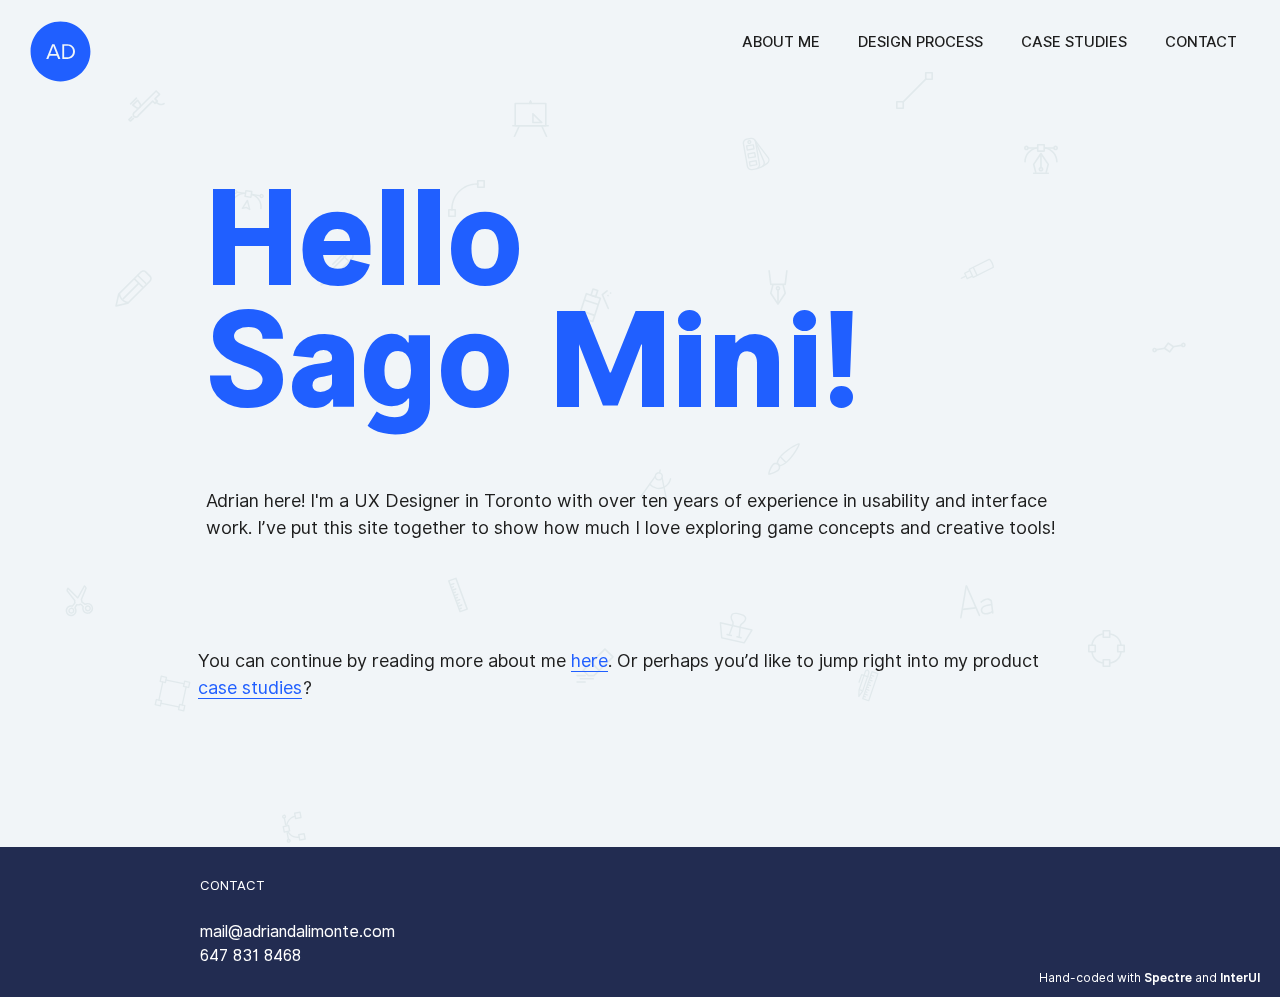
<file: index.html>
<div class="wrapper-foreground"> <!DOCTYPE html>
<html lang="en"><head><meta charset="utf-8"><meta http-equiv="x-ua-compatible" content="ie=edge"><title>Adrian D'Alimonte - Product Designer</title><meta name="description" content=""><meta name="viewport" content="width=device-width, initial-scale=1"><link rel="stylesheet" type="text/css" href="bundle.css"></head><body>  <header class="navbar p-6">  <a href="index.html" id="logo-brand"> <img src="images/icon-logo.svg" alt="Go To Home Page"> </a> <section class="navbar-section">  </section> <section id="nav" class="desktop navbar-section hide-md" role="navigation"> <a href="about.html" class="btn btn-link">About Me</a> <a href="design.html" class="btn btn-link">Design Process</a> <a href="case_studies.html" class="btn btn-link">Case Studies</a> <a href="contact.html" class="btn btn-link">Contact</a> </section> </header>  <nav role="navigation" class="show-md"> <div id="menuToggle"> <input type="checkbox" role="checkbox" name="menu-toggle" aria-labelledby="menu-toggle"> <span></span> <span></span> <span></span> <ul id="menu"> <div class="overlay"> <a href="about.html"> <li>About Me</li> </a> <a href="values.html"> <li>Design Process</li> </a> <a href="case_studies.html"> <li>Case Studies</li> </a> <a href="contact.html"> <li>Contact</li> </a> </div> </ul> </div> </nav></body></html> <main id="content" role="main"> <div class="container short-stack"> <div class="columns text-block"> <div class="column col-12 col-xs-12"> <p class="giant-header">Hello<br> Sago Mini!</p> </div> <div class="column col-12 col-xs-12"> <br> <p>Adrian here! I'm a UX Designer in Toronto with over ten years of experience in usability and interface work. I’ve put this site together to show how much I love exploring game concepts and creative tools! </p></div> </div> <div class="text-block"> <p>You can continue by reading more about me <a href="about.html">here</a>. Or perhaps you’d like to jump right into my product <a href="case_studies.html">case studies</a>? </p> </div> </div> </main> <footer class="footer" id="footer" role="contentinfo"> <div class="container"> <div class="columns"> <div class="column col-6 col-sm-12"> <p class="title-small">Contact</p> <p><a href="mailto:mail@adriandalimonte.com">mail@adriandalimonte.com</a> <br> 647 831 8468</p> </div> </div> </div> <p class="tagline">Hand-coded with <a href="https://picturepan2.github.io/spectre/index.html" target="_blank"><b>Spectre</b></a> and <a href="https://rsms.me/inter/" target="_blank"><b>InterUI</b></a> </p>
</footer> <script src="bundle.js"></script><!-- Global site tag (gtag.js) - Google Analytics -->
<script async src="https://www.googletagmanager.com/gtag/js?id=UA-5273347-1"></script>
<script>
  window.dataLayer = window.dataLayer || [];
  function gtag(){dataLayer.push(arguments);}
  gtag('js', new Date());

  gtag('config', 'UA-5273347-1');
</script>
</div><div class="background-wrapper"> <div id="pattern-bg"> <ul id="scene" class="scene"> <li class="layer"> <div class="icons-below icon-position bg-icon-1"></div> </li> <li class="layer"> <div class="icons-below icon-position bg-icon-2"></div> </li> <li class="layer"> <div class="icons-below icon-position bg-icon-3"></div> </li> <li class="layer"> <div class="icons-below icon-position bg-icon-4"></div> </li> <li class="layer"> <div class="icons-below icon-position bg-icon-5"></div> </li> <li class="layer"> <div class="icons-below icon-position bg-icon-6"></div> </li> <li class="layer"> <div class="icons-below icon-position bg-icon-7"></div> </li> <li class="layer"> <div class="icons-below icon-position bg-icon-8"></div> </li> <li class="layer"> <div class="icons-below icon-position bg-icon-9"></div> </li> <li class="layer"> <div class="icons-below icon-position bg-icon-10"></div> </li> <li class="layer"> <div class="icons-below icon-position bg-icon-11"></div> </li> <li class="layer"> <div class="icons-below icon-position bg-icon-12"></div> </li> <li class="layer"> <div class="icons-below icon-position bg-icon-13"></div> </li> <li class="layer"> <div class="icons-below icon-position bg-icon-14"></div> </li> <li class="layer"> <div class="icons-below icon-position bg-icon-15"></div> </li> <li class="layer"> <div class="icons-below icon-position bg-icon-16"></div> </li> <li class="layer"> <div class="icons-below icon-position bg-icon-17"></div> </li> <li class="layer"> <div class="icons-below icon-position bg-icon-18"></div> </li> <li class="layer"> <div class="icons-below icon-position bg-icon-19"></div> </li> <li class="layer"> <div class="icons-below icon-position bg-icon-20"></div> </li> <li class="layer"> <div class="icons-below icon-position bg-icon-21"></div> </li> <li class="layer"> <div class="icons-below icon-position bg-icon-22"></div> </li> <li class="layer"> <div class="icons-below icon-position bg-icon-23"></div> </li> <li class="layer"> <div class="icons-below icon-position bg-icon-24"></div> </li> </ul> </div>
</div>
</file>
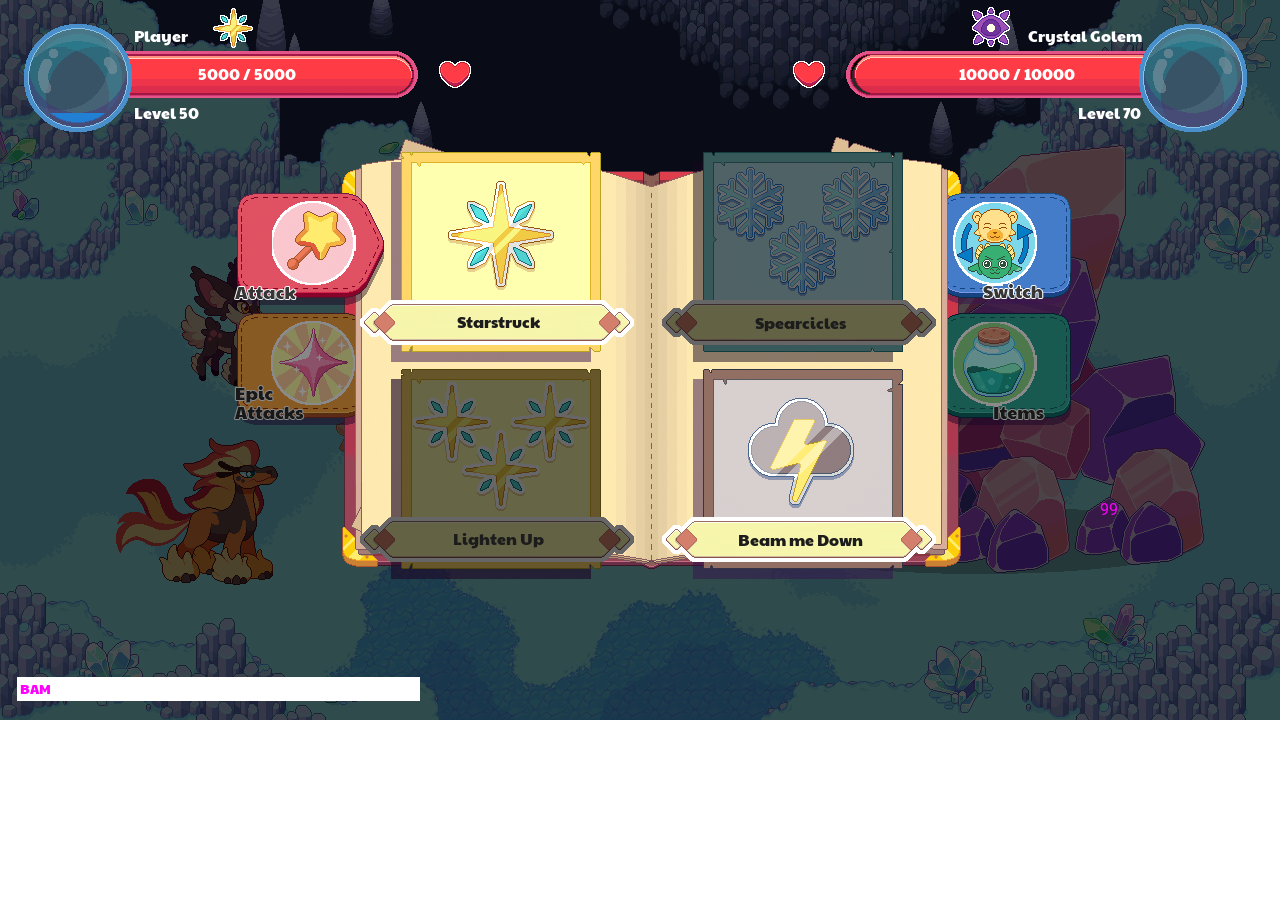
<file: links/links/html-golem/index.html>
<!DOCTYPE html>
<html lang="en">
    <head>
        <!-- Generated by GameMaker:Studio http://www.yoyogames.com/gamemaker/studio -->
        <meta http-equiv="X-UA-Compatible" content="IE=edge" />
        <meta http-equiv="pragma" content="no-cache"/>
        <meta name="apple-mobile-web-app-capable" content="yes" />
        <meta name ="viewport" content="width=device-width, initial-scale=1.0, maximum-scale=1.0, user-scalable=0" />
        <meta name="apple-mobile-web-app-status-bar-style" content="black-translucent" />
        <meta charset="utf-8"/>

        <!-- Set the title bar of the page -->
        <title>Made in GameMaker Studio 2</title>

        <!-- Set the background colour of the document -->
        <style>
            body {
              background: #ff;
              color:#cccccc;
              margin: 0px;
              padding: 0px;
              border: 0px;
            }
            canvas {
                      image-rendering: optimizeSpeed;
                      -webkit-interpolation-mode: nearest-neighbor;
                      -ms-touch-action: none;
                      margin: 0px;
                      padding: 0px;
                      border: 0px;
            }
            :-webkit-full-screen #canvas {
                 width: 100%;
                 height: 100%;
            }
            div.gm4html5_div_class
            {
              margin: 0px;
              padding: 0px;
              border: 0px;
            }
            /* START - Login Dialog Box */
            div.gm4html5_login
            {
                 padding: 20px;
                 position: absolute;
                 border: solid 2px #000000;
                 background-color: #404040;
                 color:#00ff00;
                 border-radius: 15px;
                 box-shadow: #101010 20px 20px 40px;
            }
            div.gm4html5_cancel_button
            {
                 float: right;
            }
            div.gm4html5_login_button
            {
                 float: left;
            }
            div.gm4html5_login_header
            {
                 text-align: center;
            }
            /* END - Login Dialog Box */
            :-webkit-full-screen {
               width: 100%;
               height: 100%;
            }
        </style>
    </head>

    <body>
        <div class="gm4html5_div_class" id="gm4html5_div_id">
            <!-- Create the canvas element the game draws to -->
            <canvas id="canvas" width="1280" height="720" >
                     <p>Your browser doesn't support HTML5 canvas.</p>
            </canvas>
        </div>

        <!-- Run the game code -->
        <script type="text/javascript" src="html5game/GolemPrototype.js?VPBBC=201320448"></script>
        <script>window.onload = GameMaker_Init;</script>
    </body>
</html>
</file>
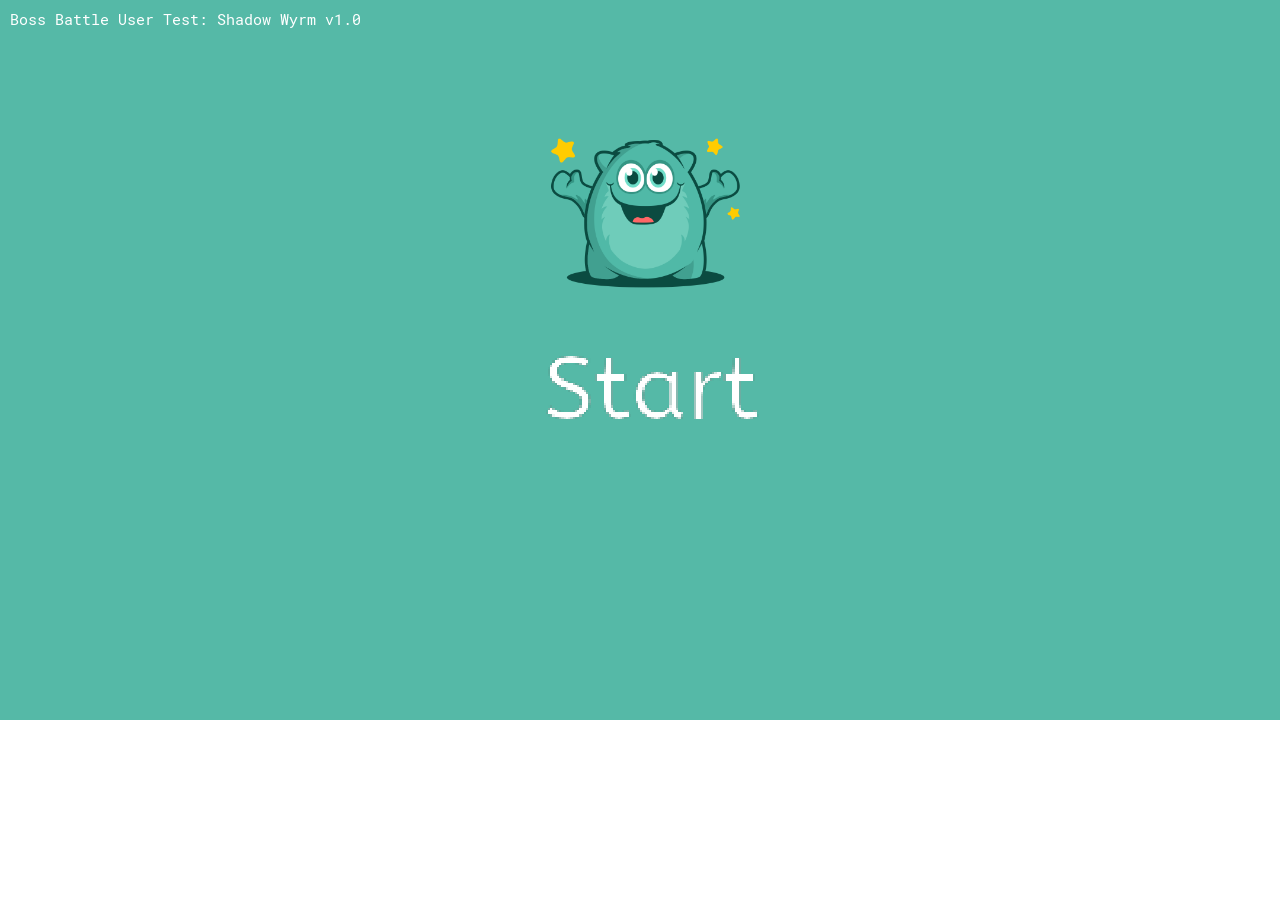
<file: links/links/html-wyrm/index.html>
<!DOCTYPE html>
<html lang="en">
    <head>
        <!-- Generated by GameMaker:Studio http://www.yoyogames.com/gamemaker/studio -->
        <meta http-equiv="X-UA-Compatible" content="IE=edge" />
        <meta http-equiv="pragma" content="no-cache"/>
        <meta name="apple-mobile-web-app-capable" content="yes" />
        <meta name ="viewport" content="width=device-width, initial-scale=1.0, maximum-scale=1.0, user-scalable=0" />
        <meta name="apple-mobile-web-app-status-bar-style" content="black-translucent" />
        <meta charset="utf-8"/>

        <!-- Set the title bar of the page -->
        <title>Made in GameMaker Studio 2</title>

        <!-- Set the background colour of the document -->
        <style>
            body {
              background: #ff;
              color:#cccccc;
              margin: 0px;
              padding: 0px;
              border: 0px;
            }
            canvas {
                      image-rendering: optimizeSpeed;
                      -webkit-interpolation-mode: nearest-neighbor;
                      -ms-touch-action: none;
                      margin: 0px;
                      padding: 0px;
                      border: 0px;
            }
            :-webkit-full-screen #canvas {
                 width: 100%;
                 height: 100%;
            }
            div.gm4html5_div_class
            {
              margin: 0px;
              padding: 0px;
              border: 0px;
            }
            /* START - Login Dialog Box */
            div.gm4html5_login
            {
                 padding: 20px;
                 position: absolute;
                 border: solid 2px #000000;
                 background-color: #404040;
                 color:#00ff00;
                 border-radius: 15px;
                 box-shadow: #101010 20px 20px 40px;
            }
            div.gm4html5_cancel_button
            {
                 float: right;
            }
            div.gm4html5_login_button
            {
                 float: left;
            }
            div.gm4html5_login_header
            {
                 text-align: center;
            }
            /* END - Login Dialog Box */
            :-webkit-full-screen {
               width: 100%;
               height: 100%;
            }
        </style>
    </head>

    <body>
        <div class="gm4html5_div_class" id="gm4html5_div_id">
            <!-- Create the canvas element the game draws to -->
            <canvas id="canvas" width="1280" height="720" >
                     <p>Your browser doesn't support HTML5 canvas.</p>
            </canvas>
        </div>

        <!-- Run the game code -->
        <script type="text/javascript" src="html5game/Dungeon_Prototype_2019.js?PMGZB=1010609045"></script>
        <script>window.onload = GameMaker_Init;</script>
    </body>
</html>
</file>
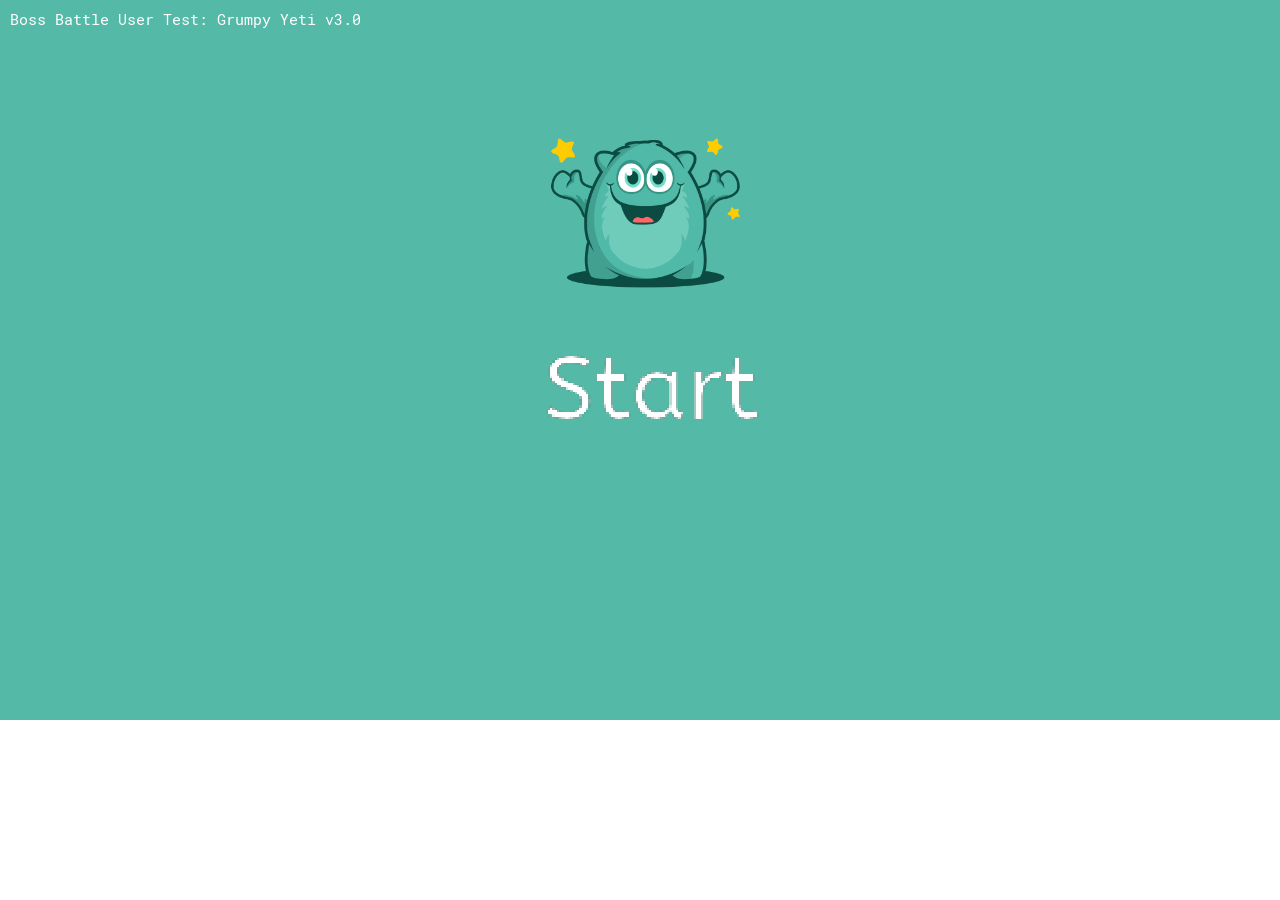
<file: links/links/html-yeti/index.html>
<!DOCTYPE html>
<html lang="en">
    <head>
        <!-- Generated by GameMaker:Studio http://www.yoyogames.com/gamemaker/studio -->
        <meta http-equiv="X-UA-Compatible" content="IE=edge" />
        <meta http-equiv="pragma" content="no-cache"/>
        <meta name="apple-mobile-web-app-capable" content="yes" />
        <meta name ="viewport" content="width=device-width, initial-scale=1.0, maximum-scale=1.0, user-scalable=0" />
        <meta name="apple-mobile-web-app-status-bar-style" content="black-translucent" />
        <meta charset="utf-8"/>

        <!-- Set the title bar of the page -->
        <title>Made in GameMaker Studio 2</title>

        <!-- Set the background colour of the document -->
        <style>
            body {
              background: #ff;
              color:#cccccc;
              margin: 0px;
              padding: 0px;
              border: 0px;
            }
            canvas {
                      image-rendering: optimizeSpeed;
                      -webkit-interpolation-mode: nearest-neighbor;
                      -ms-touch-action: none;
                      margin: 0px;
                      padding: 0px;
                      border: 0px;
            }
            :-webkit-full-screen #canvas {
                 width: 100%;
                 height: 100%;
            }
            div.gm4html5_div_class
            {
              margin: 0px;
              padding: 0px;
              border: 0px;
            }
            /* START - Login Dialog Box */
            div.gm4html5_login
            {
                 padding: 20px;
                 position: absolute;
                 border: solid 2px #000000;
                 background-color: #404040;
                 color:#00ff00;
                 border-radius: 15px;
                 box-shadow: #101010 20px 20px 40px;
            }
            div.gm4html5_cancel_button
            {
                 float: right;
            }
            div.gm4html5_login_button
            {
                 float: left;
            }
            div.gm4html5_login_header
            {
                 text-align: center;
            }
            /* END - Login Dialog Box */
            :-webkit-full-screen {
               width: 100%;
               height: 100%;
            }
        </style>
    </head>

    <body>
        <div class="gm4html5_div_class" id="gm4html5_div_id">
            <!-- Create the canvas element the game draws to -->
            <canvas id="canvas" width="1280" height="720" >
                     <p>Your browser doesn't support HTML5 canvas.</p>
            </canvas>
        </div>

        <!-- Run the game code -->
        <script type="text/javascript" src="html5game/Dungeon_Prototype_2019.js?WOBZB=1080043883"></script>
        <script>window.onload = GameMaker_Init;</script>
    </body>
</html>
</file>
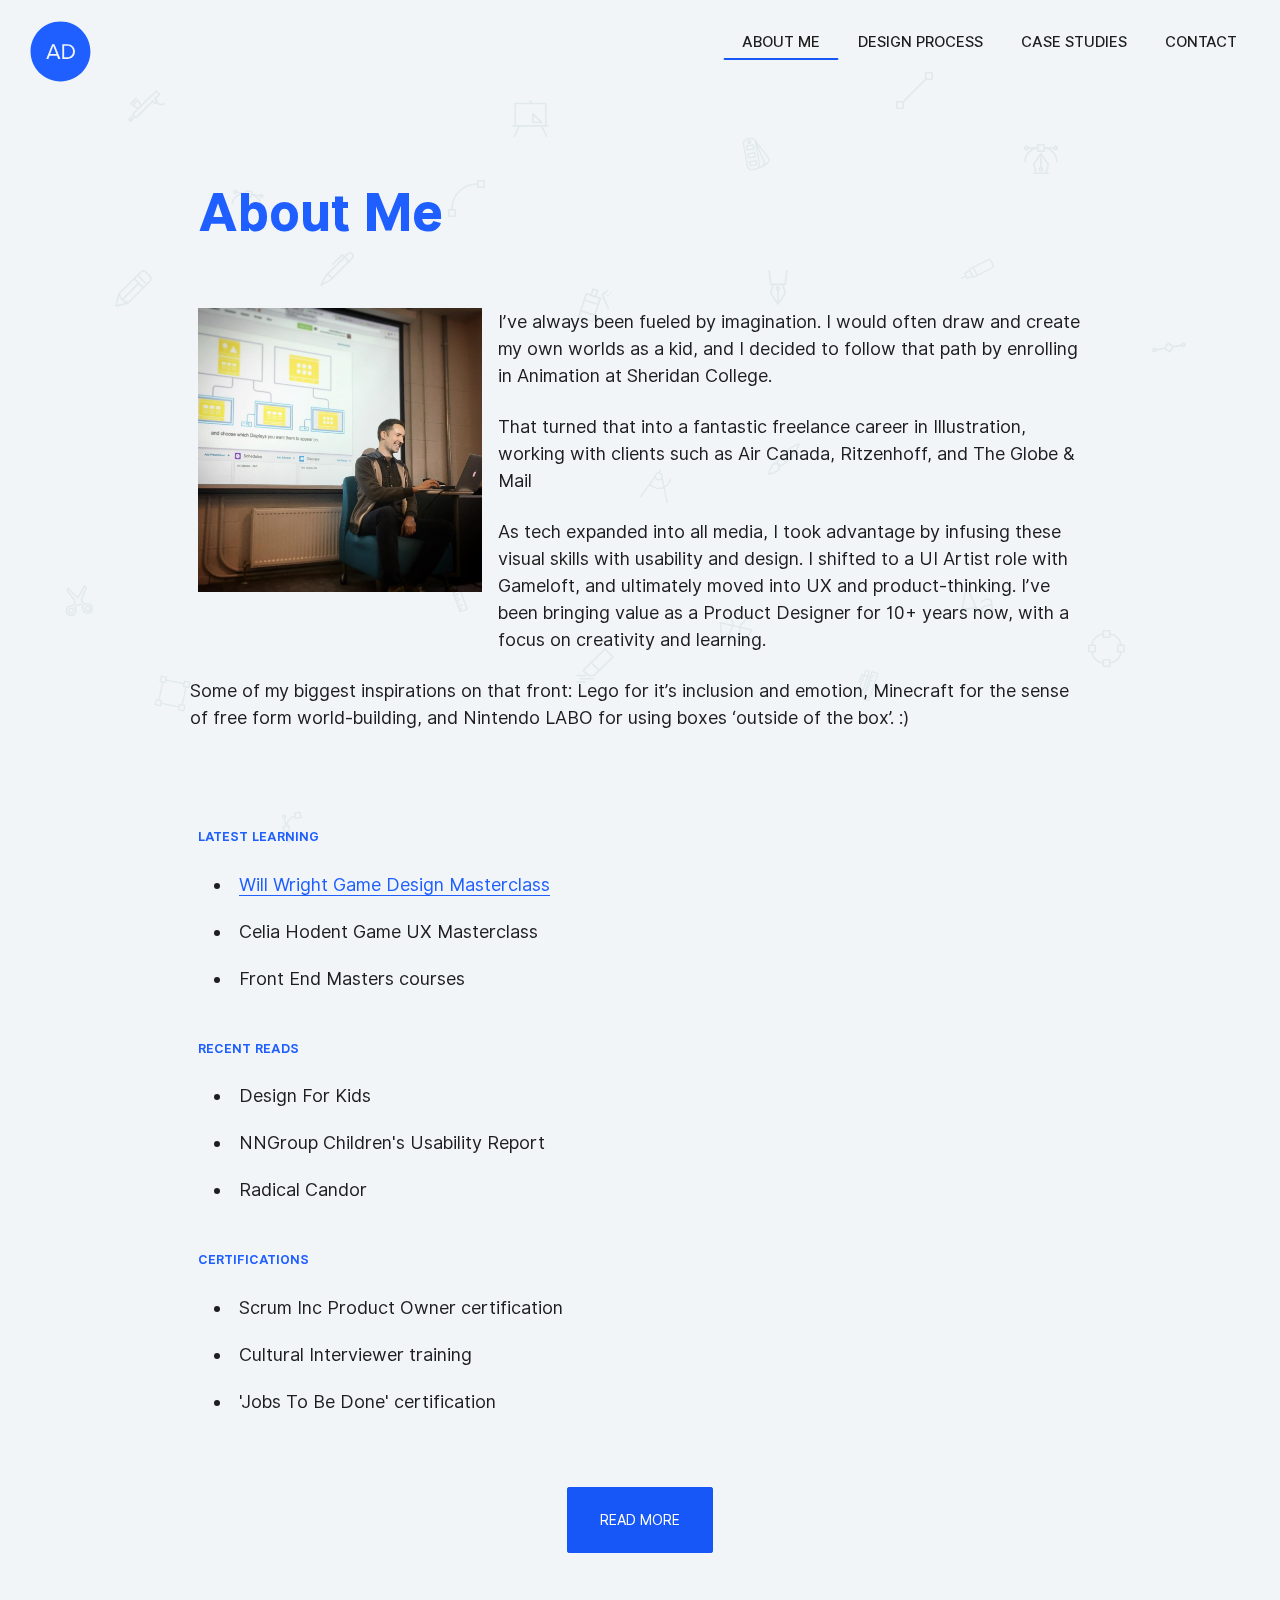
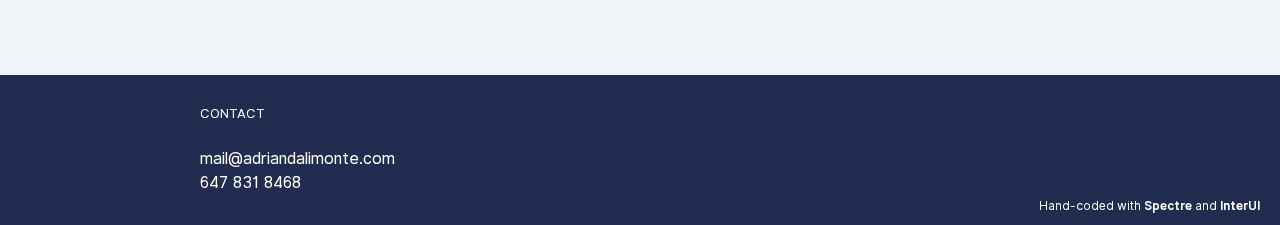
<file: about.html>
<div class="wrapper-foreground"> <!DOCTYPE html>
<html lang="en"><head><meta charset="utf-8"><meta http-equiv="x-ua-compatible" content="ie=edge"><title>Adrian D'Alimonte - Product Designer</title><meta name="description" content=""><meta name="viewport" content="width=device-width, initial-scale=1"><link rel="stylesheet" type="text/css" href="bundle.css"></head><body>  <header class="navbar p-6">  <a href="index.html" id="logo-brand"> <img src="images/icon-logo.svg" alt="Go To Home Page"> </a> <section class="navbar-section">  </section> <section id="nav" class="desktop navbar-section hide-md" role="navigation"> <a href="about.html" class="btn btn-link">About Me</a> <a href="design.html" class="btn btn-link">Design Process</a> <a href="case_studies.html" class="btn btn-link">Case Studies</a> <a href="contact.html" class="btn btn-link">Contact</a> </section> </header>  <nav role="navigation" class="show-md"> <div id="menuToggle"> <input type="checkbox" role="checkbox" name="menu-toggle" aria-labelledby="menu-toggle"> <span></span> <span></span> <span></span> <ul id="menu"> <div class="overlay"> <a href="about.html"> <li>About Me</li> </a> <a href="values.html"> <li>Design Process</li> </a> <a href="case_studies.html"> <li>Case Studies</li> </a> <a href="contact.html"> <li>Contact</li> </a> </div> </ul> </div> </nav></body></html> <div class="container" id="content" role="main"> <div class="text-block"> <p class="title-header">About Me</p> <div class="columns"> <div class="column col-4 col-xs-12"> <img class="img-responsive" src="images/me_hackathon.jpg" alt="me"> </div> <div class="column col-8 col-xs-12"> <p>I’ve always been fueled by imagination. I would often draw and create my own worlds as a kid, and I decided to follow that path by enrolling in Animation at Sheridan College.</p> <p>That turned that into a fantastic freelance career in Illustration, working with clients such as Air Canada, Ritzenhoff, and The Globe & Mail </p> <p>As tech expanded into all media, I took advantage by infusing these visual skills with usability and design. I shifted to a UI Artist role with Gameloft, and ultimately moved into UX and product-thinking. I’ve been bringing value as a Product Designer for 10+ years now, with a focus on creativity and learning. </p> </div> <p>Some of my biggest inspirations on that front: Lego for it’s inclusion and emotion, Minecraft for the sense of free form world-building, and Nintendo LABO for using boxes ‘outside of the box’. :) </p> </div> </div> <div class="text-block"> <p class="title-small">Latest Learning</p> <ul> <li><a href="https://www.masterclass.com/classes/will-wright-teaches-game-design-and-theory" target="_blank">Will Wright Game Design Masterclass</a></li> <li>Celia Hodent Game UX Masterclass</li> <li>Front End Masters courses</li> </ul> <br> <p class="title-small">Recent Reads</p> <ul> <li>Design For Kids</li> <li>NNGroup Children's Usability Report</li> <li>Radical Candor</li> </ul> <br> <p class="title-small">Certifications</p> <ul> <li>Scrum Inc Product Owner certification</li> <li>Cultural Interviewer training</li> <li>'Jobs To Be Done' certification</li> </ul> </div> <div class="text-block text-center"> <a href="design.html"> <div class="btn btn-primary btn-lg">Read More</div> </a> </div> </div> <footer class="footer" id="footer" role="contentinfo"> <div class="container"> <div class="columns"> <div class="column col-6 col-sm-12"> <p class="title-small">Contact</p> <p><a href="mailto:mail@adriandalimonte.com">mail@adriandalimonte.com</a> <br> 647 831 8468</p> </div> </div> </div> <p class="tagline">Hand-coded with <a href="https://picturepan2.github.io/spectre/index.html" target="_blank"><b>Spectre</b></a> and <a href="https://rsms.me/inter/" target="_blank"><b>InterUI</b></a> </p>
</footer> <script src="bundle.js"></script> <script>!function(e,a,t,n,g,c,o){e.GoogleAnalyticsObject=g,e.ga=e.ga||function(){(e.ga.q=e.ga.q||[]).push(arguments)},e.ga.l=1*new Date,c=a.createElement(t),o=a.getElementsByTagName(t)[0],c.async=1,c.src="https://www.google-analytics.com/analytics.js",o.parentNode.insertBefore(c,o)}(window,document,"script",0,"ga"),ga("create","UA-86105619-1","auto"),ga("send","pageview");</script> </div><div class="background-wrapper"> <div id="pattern-bg"> <ul id="scene" class="scene"> <li class="layer"> <div class="icons-below icon-position bg-icon-1"></div> </li> <li class="layer"> <div class="icons-below icon-position bg-icon-2"></div> </li> <li class="layer"> <div class="icons-below icon-position bg-icon-3"></div> </li> <li class="layer"> <div class="icons-below icon-position bg-icon-4"></div> </li> <li class="layer"> <div class="icons-below icon-position bg-icon-5"></div> </li> <li class="layer"> <div class="icons-below icon-position bg-icon-6"></div> </li> <li class="layer"> <div class="icons-below icon-position bg-icon-7"></div> </li> <li class="layer"> <div class="icons-below icon-position bg-icon-8"></div> </li> <li class="layer"> <div class="icons-below icon-position bg-icon-9"></div> </li> <li class="layer"> <div class="icons-below icon-position bg-icon-10"></div> </li> <li class="layer"> <div class="icons-below icon-position bg-icon-11"></div> </li> <li class="layer"> <div class="icons-below icon-position bg-icon-12"></div> </li> <li class="layer"> <div class="icons-below icon-position bg-icon-13"></div> </li> <li class="layer"> <div class="icons-below icon-position bg-icon-14"></div> </li> <li class="layer"> <div class="icons-below icon-position bg-icon-15"></div> </li> <li class="layer"> <div class="icons-below icon-position bg-icon-16"></div> </li> <li class="layer"> <div class="icons-below icon-position bg-icon-17"></div> </li> <li class="layer"> <div class="icons-below icon-position bg-icon-18"></div> </li> <li class="layer"> <div class="icons-below icon-position bg-icon-19"></div> </li> <li class="layer"> <div class="icons-below icon-position bg-icon-20"></div> </li> <li class="layer"> <div class="icons-below icon-position bg-icon-21"></div> </li> <li class="layer"> <div class="icons-below icon-position bg-icon-22"></div> </li> <li class="layer"> <div class="icons-below icon-position bg-icon-23"></div> </li> <li class="layer"> <div class="icons-below icon-position bg-icon-24"></div> </li> </ul> </div>
</div>
</file>
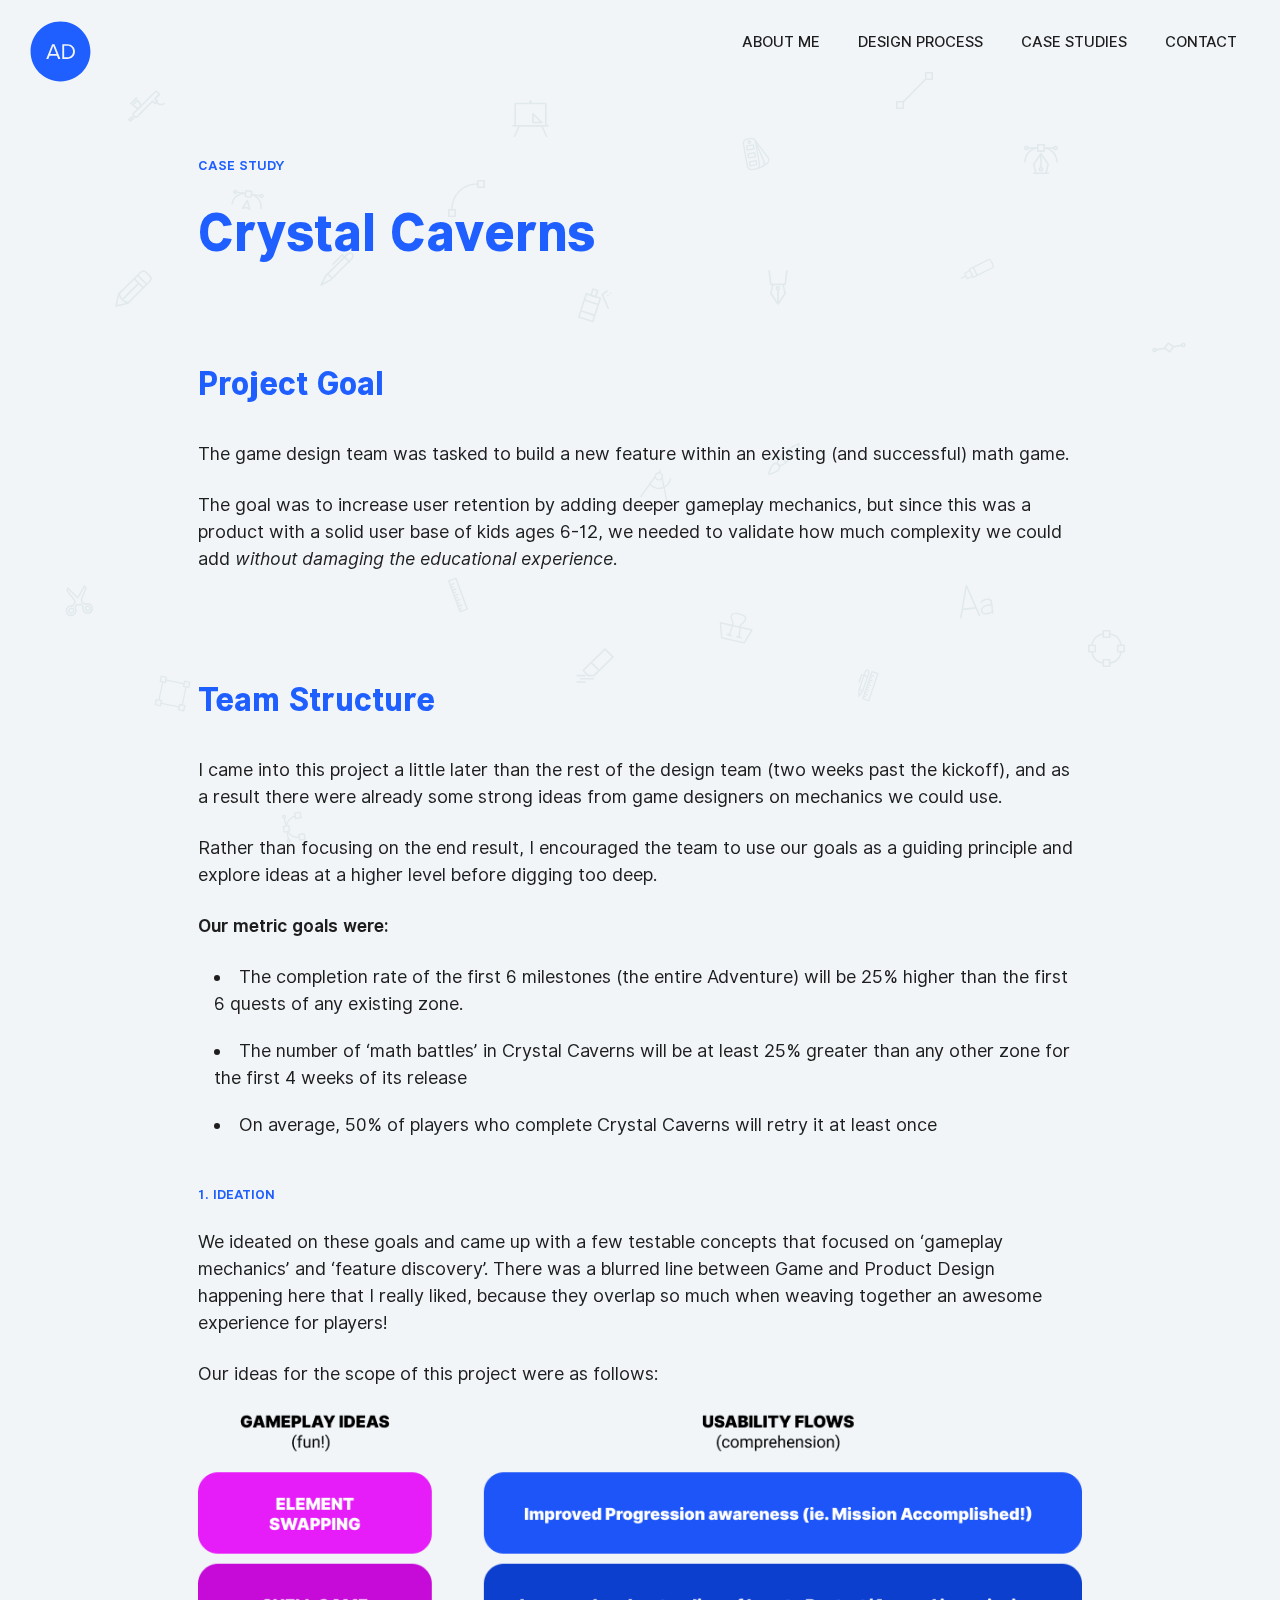
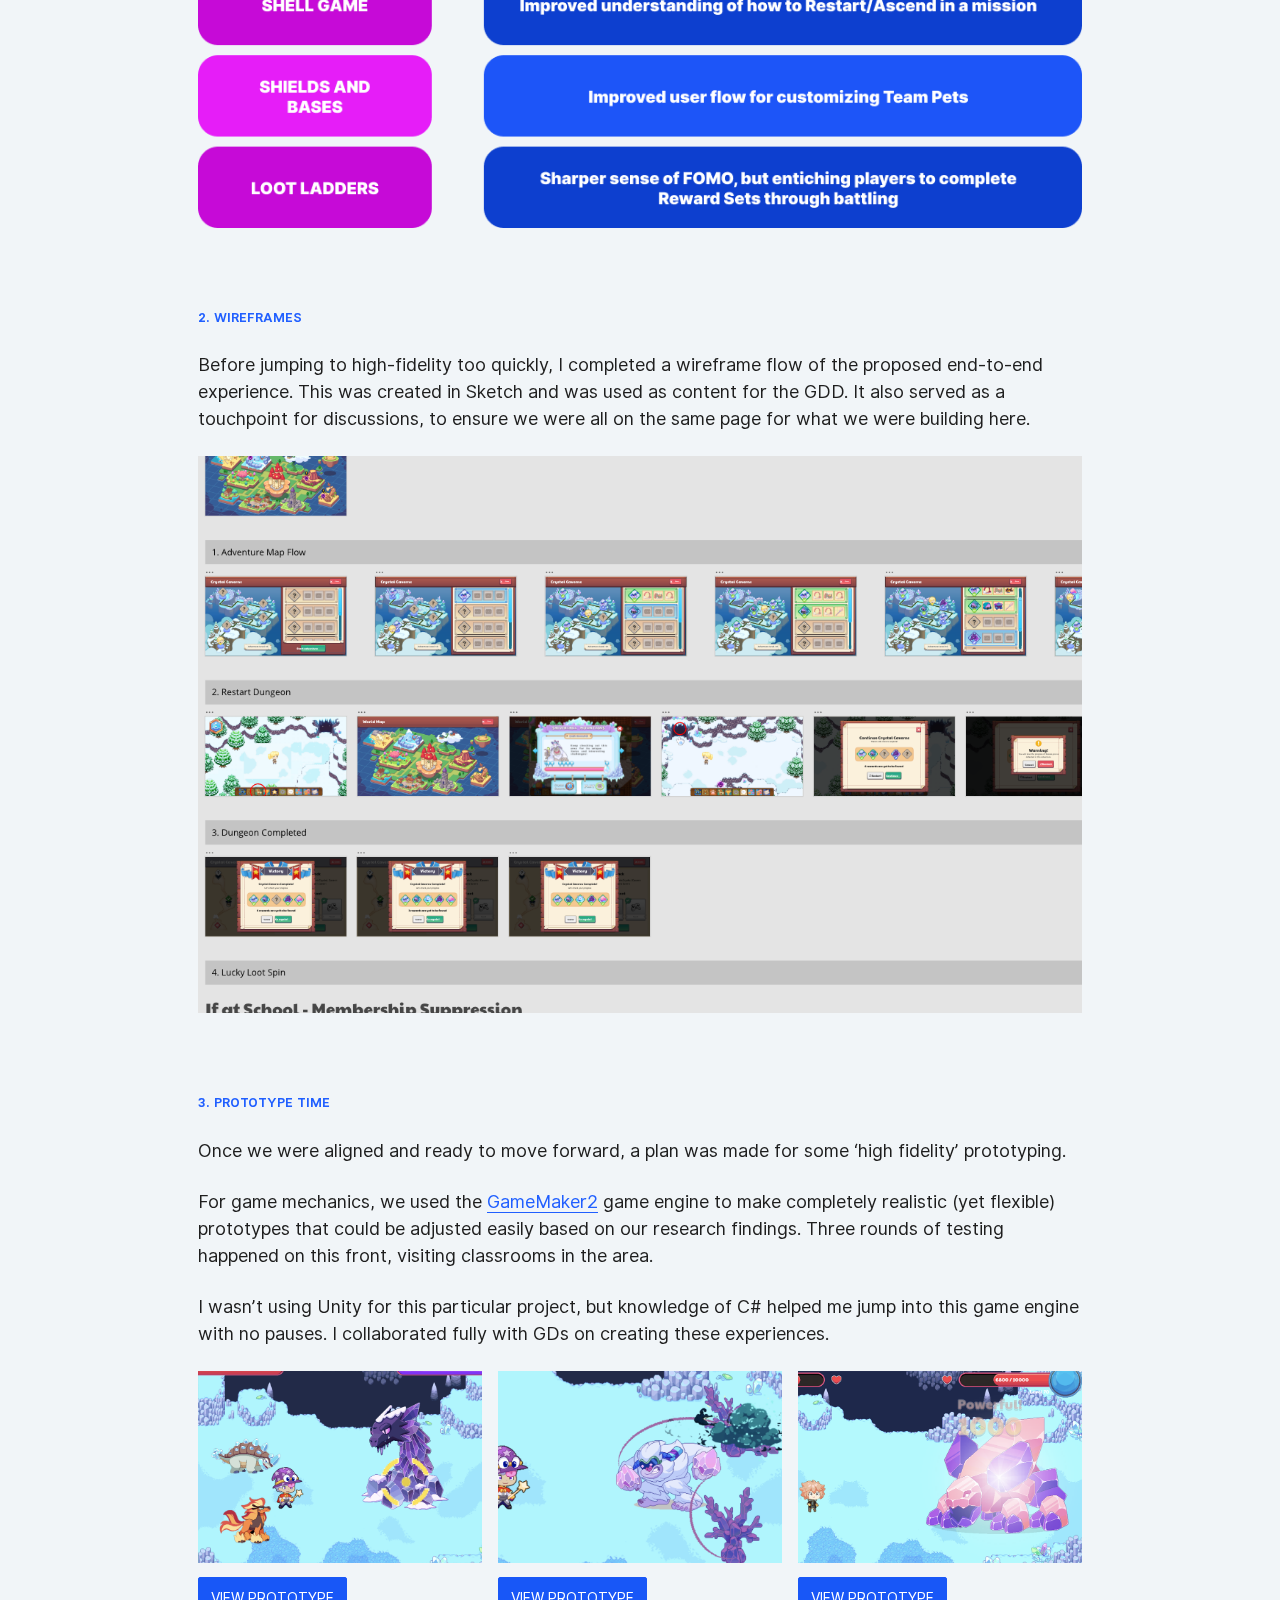
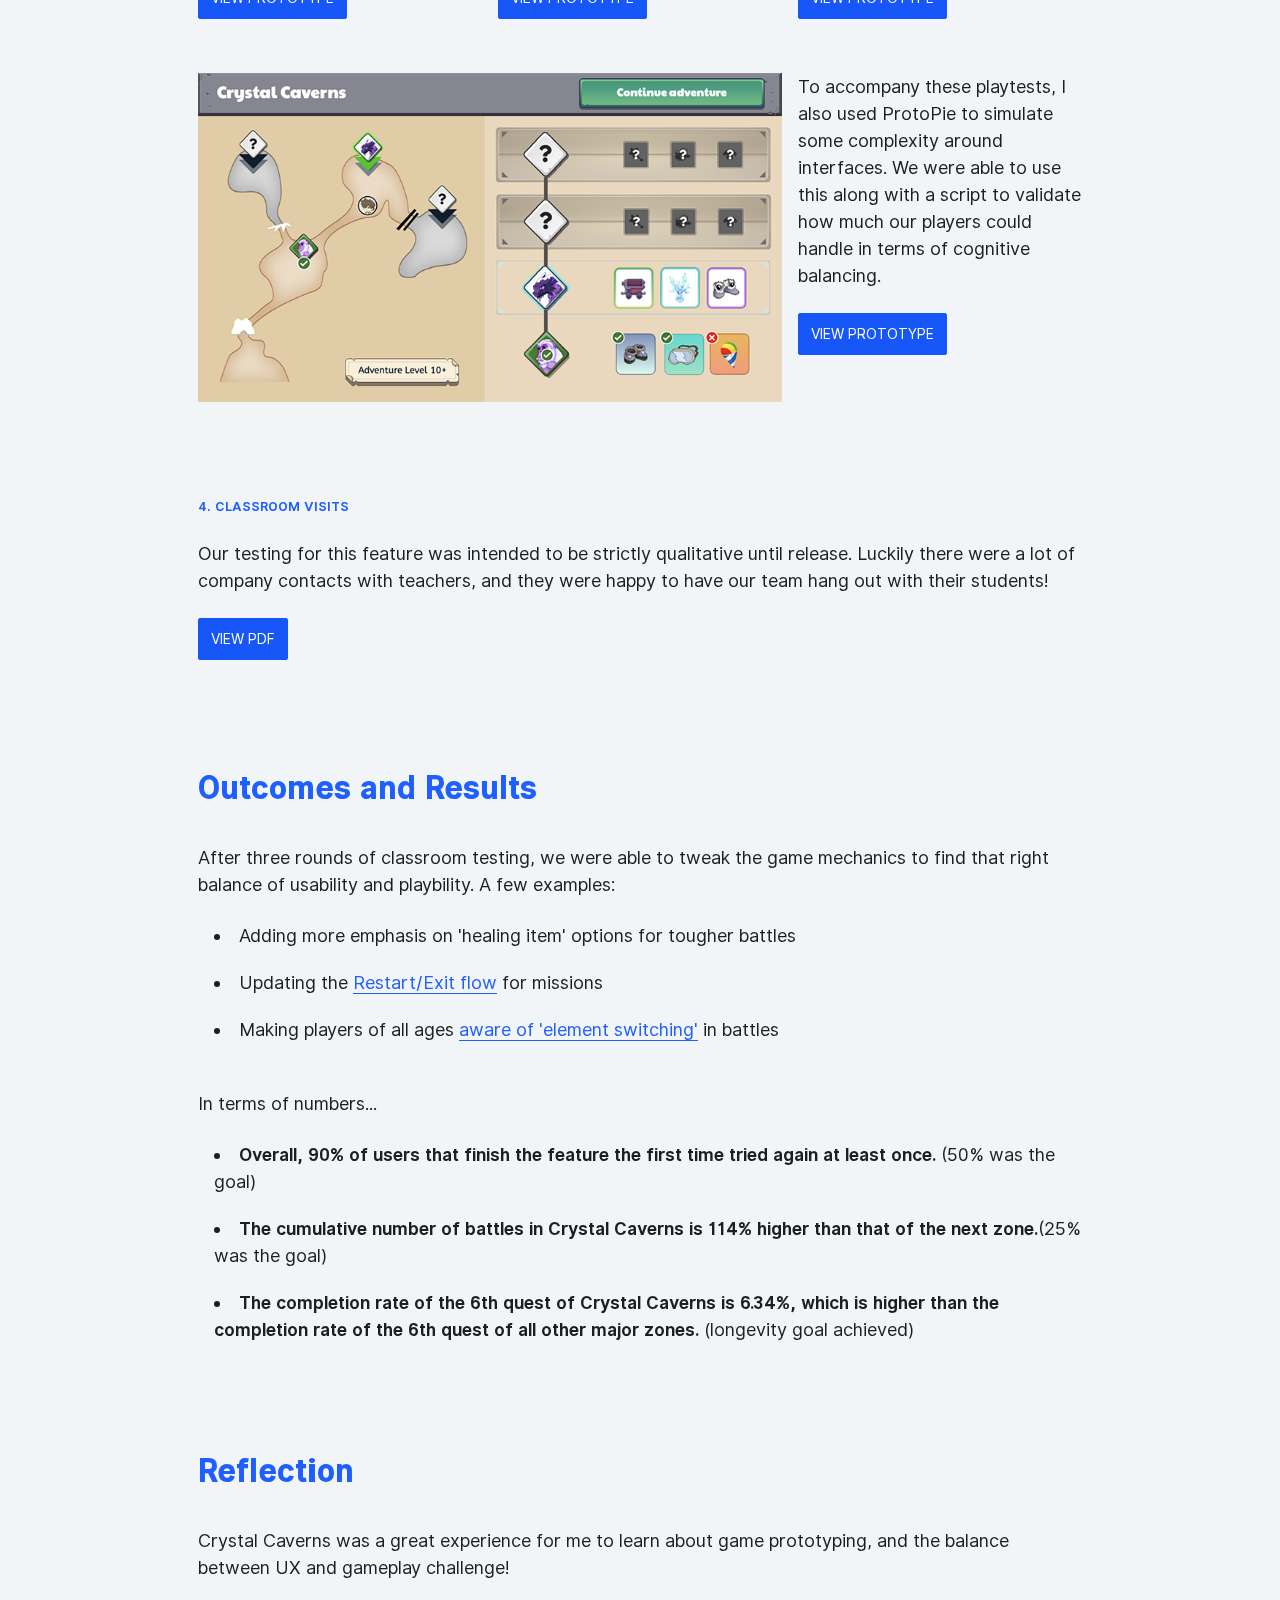
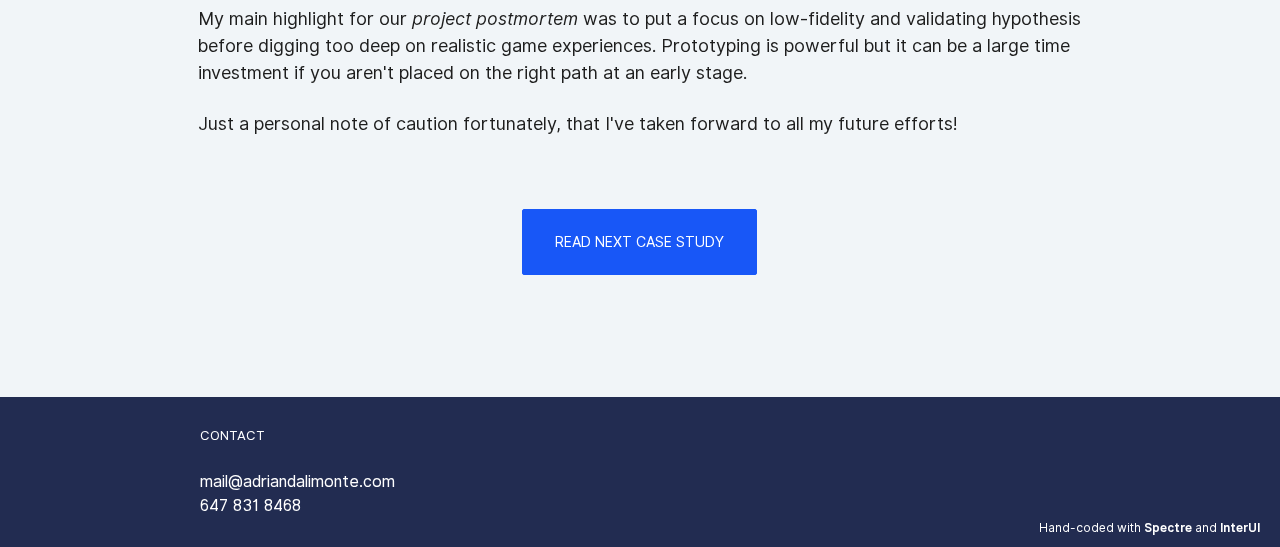
<file: c1_crystal_caverns.html>
<div class="wrapper-foreground"> <!DOCTYPE html>
<html lang="en"><head><meta charset="utf-8"><meta http-equiv="x-ua-compatible" content="ie=edge"><title>Adrian D'Alimonte - Product Designer</title><meta name="description" content=""><meta name="viewport" content="width=device-width, initial-scale=1"><link rel="stylesheet" type="text/css" href="bundle.css"></head><body>  <header class="navbar p-6">  <a href="index.html" id="logo-brand"> <img src="images/icon-logo.svg" alt="Go To Home Page"> </a> <section class="navbar-section">  </section> <section id="nav" class="desktop navbar-section hide-md" role="navigation"> <a href="about.html" class="btn btn-link">About Me</a> <a href="design.html" class="btn btn-link">Design Process</a> <a href="case_studies.html" class="btn btn-link">Case Studies</a> <a href="contact.html" class="btn btn-link">Contact</a> </section> </header>  <nav role="navigation" class="show-md"> <div id="menuToggle"> <input type="checkbox" role="checkbox" name="menu-toggle" aria-labelledby="menu-toggle"> <span></span> <span></span> <span></span> <ul id="menu"> <div class="overlay"> <a href="about.html"> <li>About Me</li> </a> <a href="values.html"> <li>Design Process</li> </a> <a href="case_studies.html"> <li>Case Studies</li> </a> <a href="contact.html"> <li>Contact</li> </a> </div> </ul> </div> </nav></body></html> <div class="container" id="content" role="main"> <div class="text-block"> <p class="title-small lead-in">Case Study</p> <p class="title-header">Crystal Caverns</p> <p class="sub-header">Project Goal</p> <p>The game design team was tasked to build a new feature within an existing (and successful) math game.</p> <p>The goal was to increase user retention by adding deeper gameplay mechanics, but since this was a product with a solid user base of kids ages 6-12, we needed to validate how much complexity we could add <i>without damaging the educational experience</i>.</p> </div> <div class="text-block"> <p class="sub-header">Team Structure</p> <p>I came into this project a little later than the rest of the design team (two weeks past the kickoff), and as a result there were already some strong ideas from game designers on mechanics we could use.</p> <p>Rather than focusing on the end result, I encouraged the team to use our goals as a guiding principle and explore ideas at a higher level before digging too deep.</p> <p><b>Our metric goals were:</b></p> <ul> <li>The completion rate of the first 6 milestones (the entire Adventure) will be 25% higher than the first 6 quests of any existing zone.</li> <li>The number of ‘math battles’ in Crystal Caverns will be at least 25% greater than any other zone for the first 4 weeks of its release</li> <li>On average, 50% of players who complete Crystal Caverns will retry it at least once</li> </ul> <br> <p class="title-small">1. Ideation</p> <p>We ideated on these goals and came up with a few testable concepts that focused on ‘gameplay mechanics’ and ‘feature discovery’. There was a blurred line between Game and Product Design happening here that I really liked, because they overlap so much when weaving together an awesome experience for players!</p> <p>Our ideas for the scope of this project were as follows:</p> <img class="img-responsive" src="images/c1_1.png" alt="Ideation"> <p class="title-small">2. Wireframes</p> <p>Before jumping to high-fidelity too quickly, I completed a wireframe flow of the proposed end-to-end experience. This was created in Sketch and was used as content for the GDD. It also served as a touchpoint for discussions, to ensure we were all on the same page for what we were building here. </p> <img class="img-responsive" src="images/c1_2.png" alt="Wireframes"> <p class="title-small">3. Prototype Time</p> <p>Once we were aligned and ready to move forward, a plan was made for some ‘high fidelity’ prototyping. </p> <p>For game mechanics, we used the <a href="https://www.yoyogames.com/gamemaker" target="_blank">GameMaker2</a> game engine to make completely realistic (yet flexible) prototypes that could be adjusted easily based on our research findings. Three rounds of testing happened on this front, visiting classrooms in the area. </p> <p>I wasn’t using Unity for this particular project, but knowledge of C# helped me jump into this game engine with no pauses. I collaborated fully with GDs on creating these experiences.</p> <div class="columns"> <div class="column col-4 col-xs-12"> <img class="img-responsive" src="images/c1_4.png" alt="map" style="padding-bottom:14px"> <a href="links/links/html-wyrm/index.html" target="_blank"> <div class="btn btn-primary">View Prototype</div> </a> </div> <div class="column col-4 col-xs-12"> <img class="img-responsive" src="images/c1_5.png" alt="map" style="padding-bottom:14px"> <a href="links/links/html-yeti/index.html" target="_blank"> <div class="btn btn-primary">View Prototype</div> </a> </div> <div class="column col-4 col-xs-12"> <img class="img-responsive" src="images/c1_3.png" alt="map" style="padding-bottom:14px"> <a href="links/links/html-golem/index.html" target="_blank"> <div class="btn btn-primary">View Prototype</div> </a> </div> </div> <br> <br> <div class="columns"> <div class="column col-8"> <a href="https://cloud.protopie.io/p/a308f351bd" target="_blank"> <img class="img-responsive" src="images/c1_6.png" alt="map" style="padding-bottom:14px"> </a> </div> <div class="column col-4"> <p>To accompany these playtests, I also used ProtoPie to simulate some complexity around interfaces. We were able to use this along with a script to validate how much our players could handle in terms of cognitive balancing.</p> <a href="https://cloud.protopie.io/p/a308f351bd" target="_blank"> <div class="btn btn-primary">View Prototype</div> </a> </div> </div> <br><br><br> <p class="title-small">4. Classroom Visits</p> <p>Our testing for this feature was intended to be strictly qualitative until release. Luckily there were a lot of company contacts with teachers, and they were happy to have our team hang out with their students! </p> <a href="links/Crystal Caverns Research Session .pdf" target="_blank"> <div class="btn btn-primary">View PDF</div> </a> </div> <div class="text-block"> <p class="sub-header">Outcomes and Results</p> <p>After three rounds of classroom testing, we were able to tweak the game mechanics to find that right balance of usability and playbility. A few examples:</p> <ul> <li>Adding more emphasis on 'healing item' options for tougher battles</li> <li>Updating the <a href="links/links/RestartFlow.pdf" target="_blank"> Restart/Exit flow</a> for missions</li> <li>Making players of all ages <a href="https://cloud.protopie.io/p/58ab46b038?ui=false&mockup=false&touchHint=false&scaleToFit=false&cursorType=touch" target="_blank">aware of 'element switching'</a> in battles</li> </ul>
<br> <p> In terms of numbers...</p> <ul> <li><b>Overall, 90% of users that finish the feature the first time tried again at least once.</b> (50% was the goal)</li> <li><b>The cumulative number of battles in Crystal Caverns is 114% higher than that of the next zone.</b>(25% was the goal)</li> <li><b>The completion rate of the 6th quest of Crystal Caverns is 6.34%, which is higher than the completion rate of the 6th quest of all other major zones.</b> (longevity goal achieved)</li> </ul> </div> <div class="text-block"> <p class="sub-header">Reflection</p> <p>Crystal Caverns was a great experience for me to learn about game prototyping, and the balance between UX and gameplay challenge!</p> <p>My main highlight for our <i>project postmortem</i> was to put a focus on low-fidelity and validating hypothesis before digging too deep on realistic game experiences. Prototyping is powerful but it can be a large time investment if you aren't placed on the right path at an early stage.</p> <p>Just a personal note of caution fortunately, that I've taken forward to all my future efforts!</p> </div> <div class="text-block text-center"> <a href="c2_crafty_house.html"> <div class="btn btn-primary btn-lg">Read Next Case Study</div> </a> </div> </div> <footer class="footer" id="footer" role="contentinfo"> <div class="container"> <div class="columns"> <div class="column col-6 col-sm-12"> <p class="title-small">Contact</p> <p><a href="mailto:mail@adriandalimonte.com">mail@adriandalimonte.com</a> <br> 647 831 8468</p> </div> </div> </div> <p class="tagline">Hand-coded with <a href="https://picturepan2.github.io/spectre/index.html" target="_blank"><b>Spectre</b></a> and <a href="https://rsms.me/inter/" target="_blank"><b>InterUI</b></a> </p>
</footer> <script src="bundle.js"></script> <script>!function(e,a,t,n,g,c,o){e.GoogleAnalyticsObject=g,e.ga=e.ga||function(){(e.ga.q=e.ga.q||[]).push(arguments)},e.ga.l=1*new Date,c=a.createElement(t),o=a.getElementsByTagName(t)[0],c.async=1,c.src="https://www.google-analytics.com/analytics.js",o.parentNode.insertBefore(c,o)}(window,document,"script",0,"ga"),ga("create","UA-86105619-1","auto"),ga("send","pageview");</script> </div><div class="background-wrapper"> <div id="pattern-bg"> <ul id="scene" class="scene"> <li class="layer"> <div class="icons-below icon-position bg-icon-1"></div> </li> <li class="layer"> <div class="icons-below icon-position bg-icon-2"></div> </li> <li class="layer"> <div class="icons-below icon-position bg-icon-3"></div> </li> <li class="layer"> <div class="icons-below icon-position bg-icon-4"></div> </li> <li class="layer"> <div class="icons-below icon-position bg-icon-5"></div> </li> <li class="layer"> <div class="icons-below icon-position bg-icon-6"></div> </li> <li class="layer"> <div class="icons-below icon-position bg-icon-7"></div> </li> <li class="layer"> <div class="icons-below icon-position bg-icon-8"></div> </li> <li class="layer"> <div class="icons-below icon-position bg-icon-9"></div> </li> <li class="layer"> <div class="icons-below icon-position bg-icon-10"></div> </li> <li class="layer"> <div class="icons-below icon-position bg-icon-11"></div> </li> <li class="layer"> <div class="icons-below icon-position bg-icon-12"></div> </li> <li class="layer"> <div class="icons-below icon-position bg-icon-13"></div> </li> <li class="layer"> <div class="icons-below icon-position bg-icon-14"></div> </li> <li class="layer"> <div class="icons-below icon-position bg-icon-15"></div> </li> <li class="layer"> <div class="icons-below icon-position bg-icon-16"></div> </li> <li class="layer"> <div class="icons-below icon-position bg-icon-17"></div> </li> <li class="layer"> <div class="icons-below icon-position bg-icon-18"></div> </li> <li class="layer"> <div class="icons-below icon-position bg-icon-19"></div> </li> <li class="layer"> <div class="icons-below icon-position bg-icon-20"></div> </li> <li class="layer"> <div class="icons-below icon-position bg-icon-21"></div> </li> <li class="layer"> <div class="icons-below icon-position bg-icon-22"></div> </li> <li class="layer"> <div class="icons-below icon-position bg-icon-23"></div> </li> <li class="layer"> <div class="icons-below icon-position bg-icon-24"></div> </li> </ul> </div>
</div>
</file>
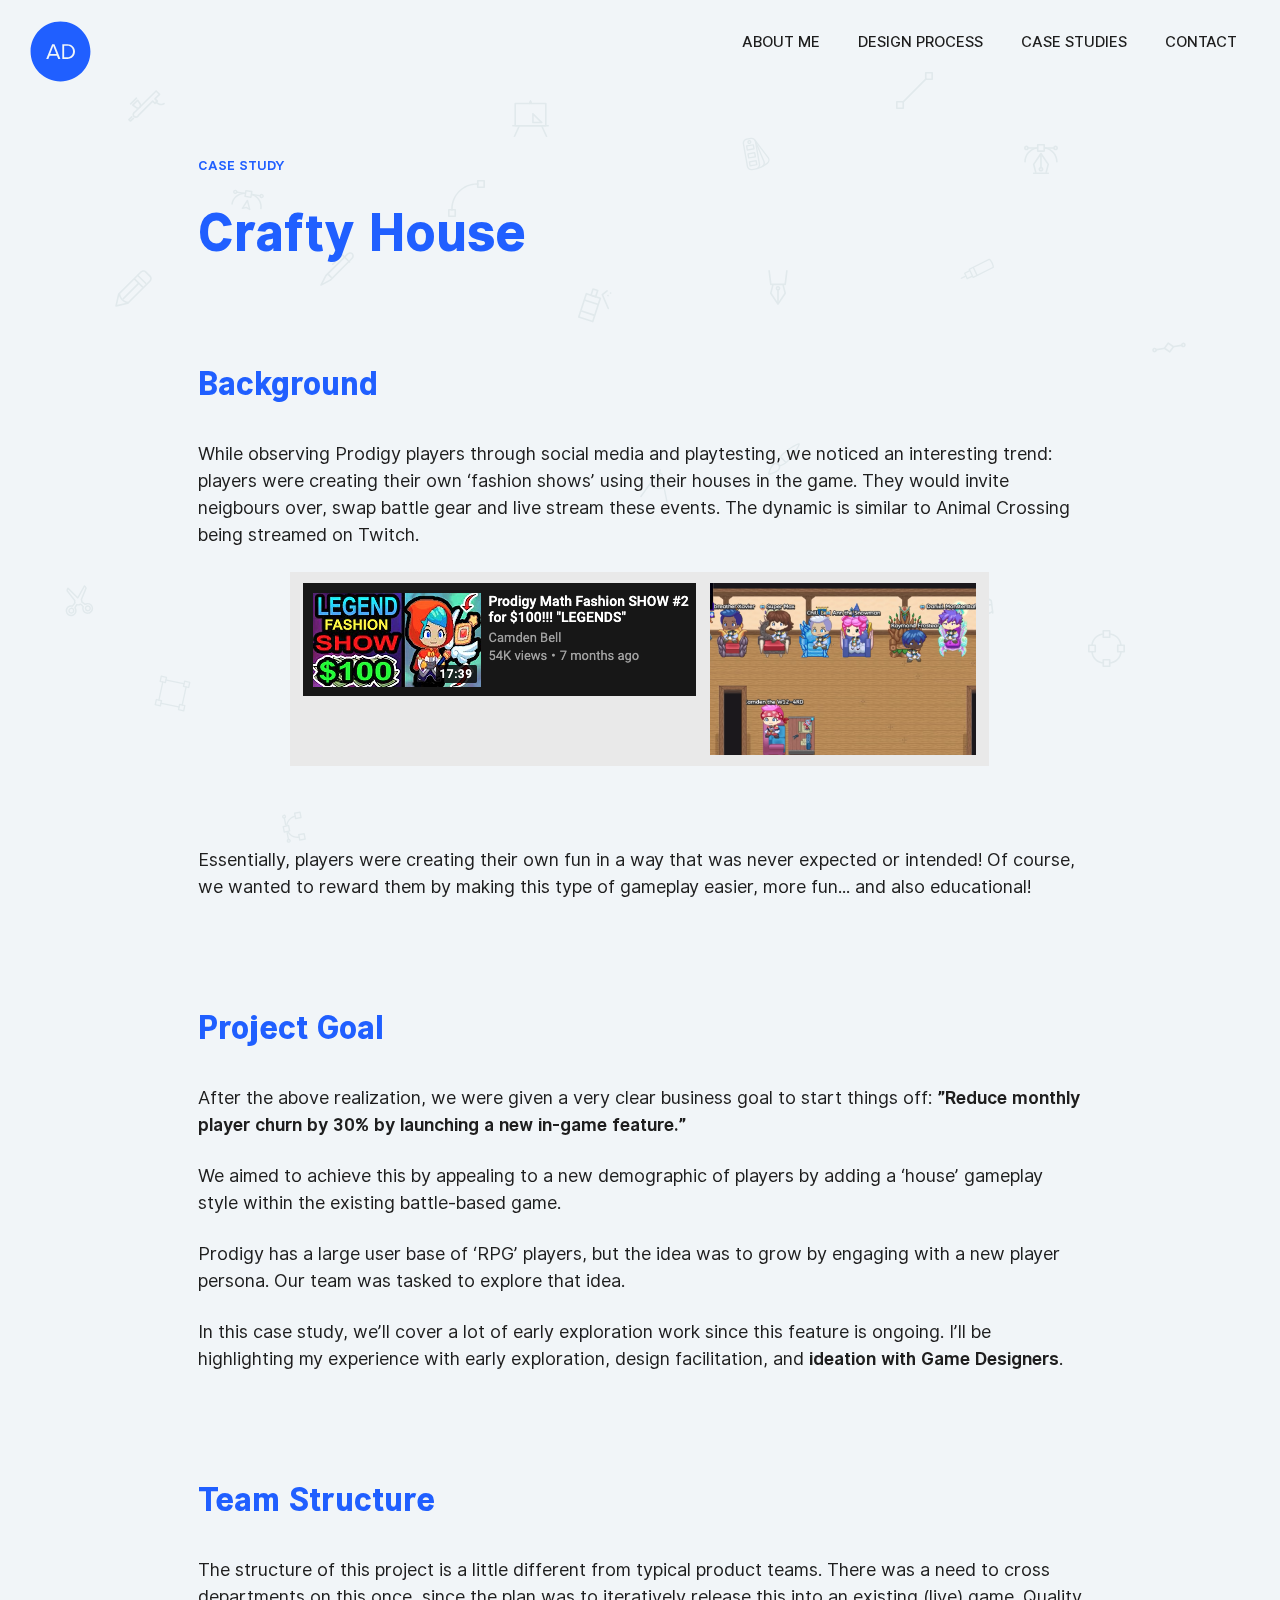
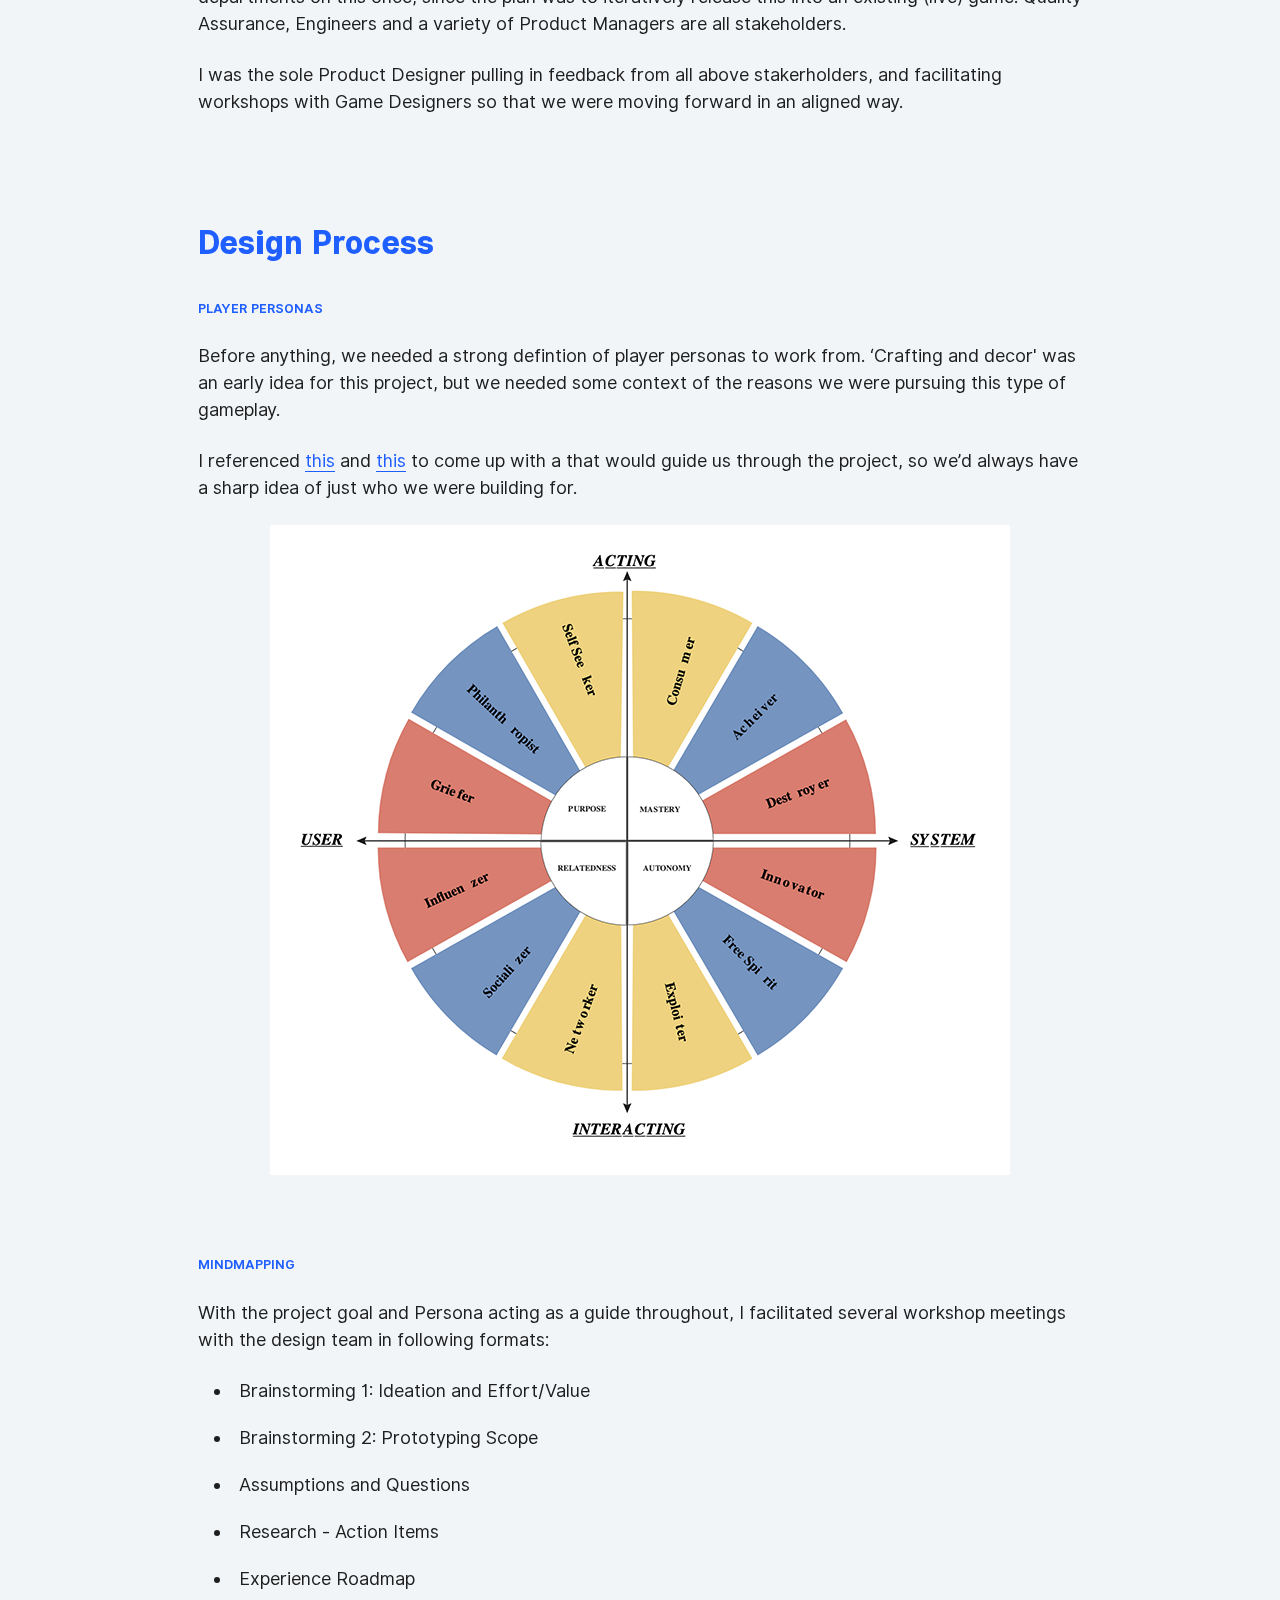
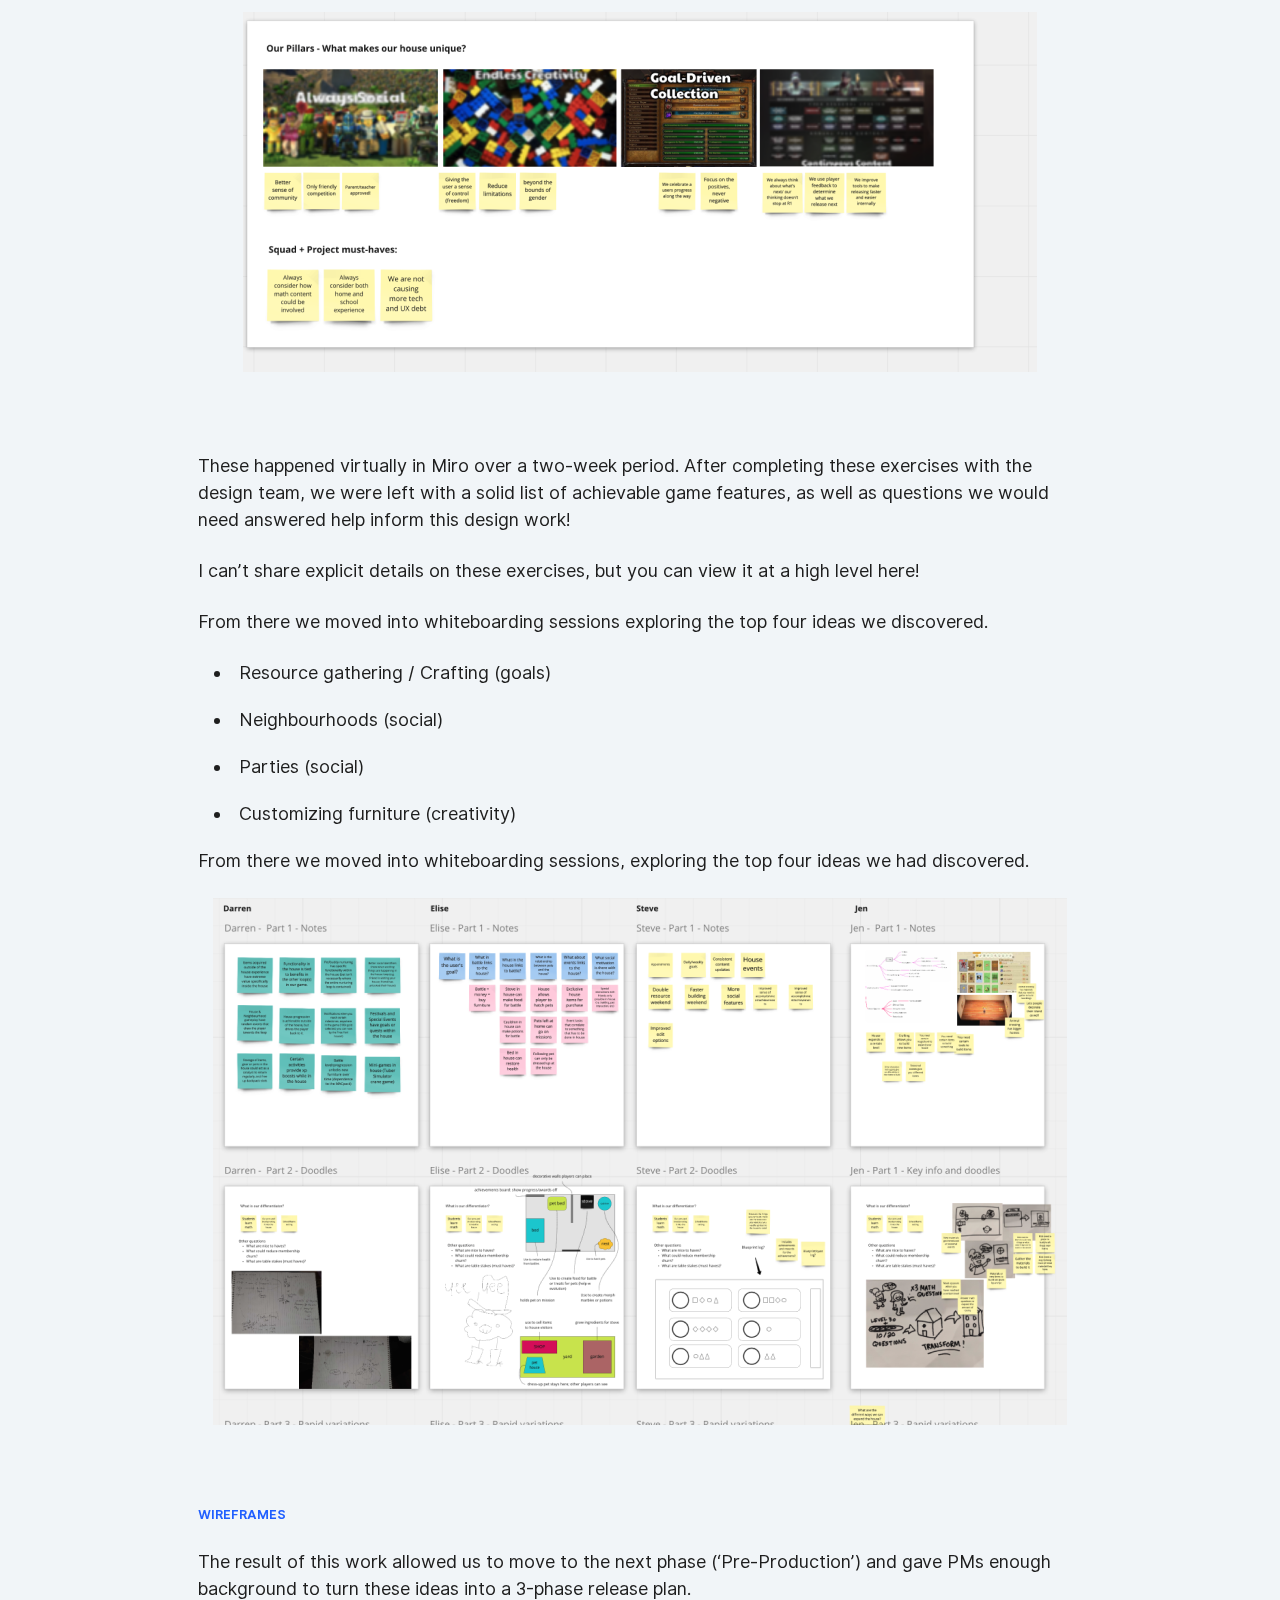
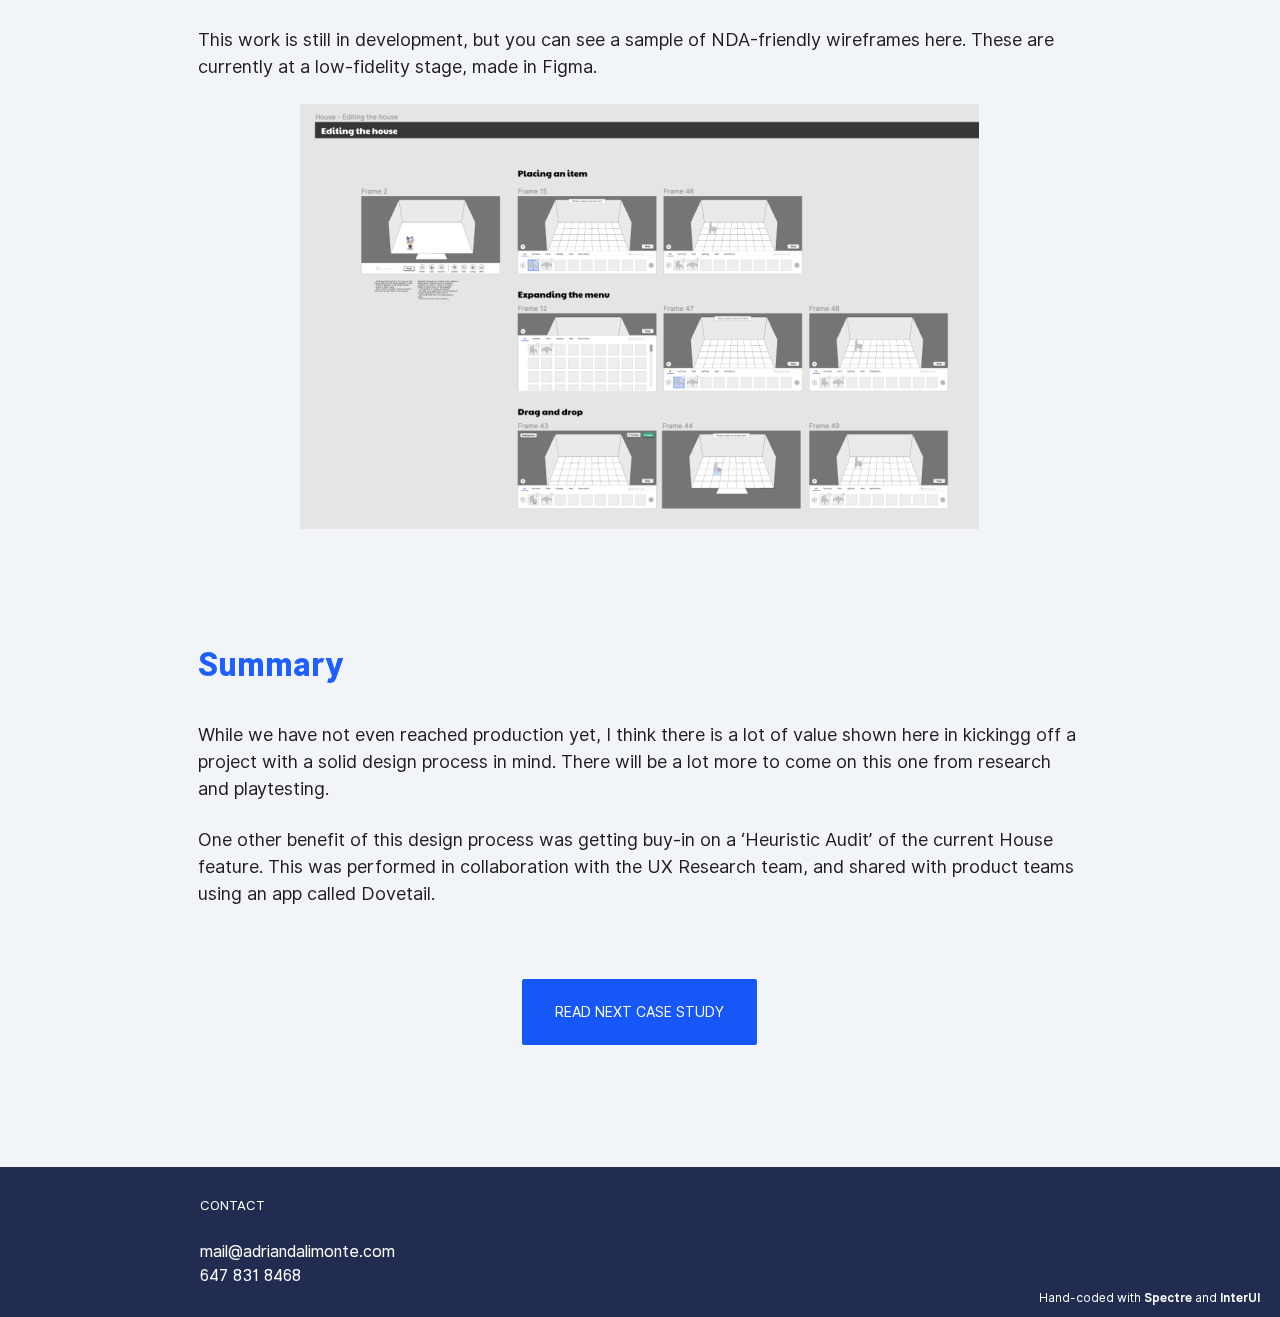
<file: c2_crafty_house.html>
<div class="wrapper-foreground"> <!DOCTYPE html>
<html lang="en"><head><meta charset="utf-8"><meta http-equiv="x-ua-compatible" content="ie=edge"><title>Adrian D'Alimonte - Product Designer</title><meta name="description" content=""><meta name="viewport" content="width=device-width, initial-scale=1"><link rel="stylesheet" type="text/css" href="bundle.css"></head><body>  <header class="navbar p-6">  <a href="index.html" id="logo-brand"> <img src="images/icon-logo.svg" alt="Go To Home Page"> </a> <section class="navbar-section">  </section> <section id="nav" class="desktop navbar-section hide-md" role="navigation"> <a href="about.html" class="btn btn-link">About Me</a> <a href="design.html" class="btn btn-link">Design Process</a> <a href="case_studies.html" class="btn btn-link">Case Studies</a> <a href="contact.html" class="btn btn-link">Contact</a> </section> </header>  <nav role="navigation" class="show-md"> <div id="menuToggle"> <input type="checkbox" role="checkbox" name="menu-toggle" aria-labelledby="menu-toggle"> <span></span> <span></span> <span></span> <ul id="menu"> <div class="overlay"> <a href="about.html"> <li>About Me</li> </a> <a href="values.html"> <li>Design Process</li> </a> <a href="case_studies.html"> <li>Case Studies</li> </a> <a href="contact.html"> <li>Contact</li> </a> </div> </ul> </div> </nav></body></html> <div class="container" id="content" role="main"> <div class="text-block"> <p class="title-small lead-in">Case Study</p> <p class="title-header">Crafty House</p> <p class="sub-header">Background</p> <p>While observing Prodigy players through social media and playtesting, we noticed an interesting trend: players were creating their own ‘fashion shows’ using their houses in the game. They would invite neigbours over, swap battle gear and live stream these events. The dynamic is similar to Animal Crossing being streamed on Twitch.</p> <img class="img-responsive" src="images/c2_1.png" alt="Background"> <p>Essentially, players were creating their own fun in a way that was never expected or intended! Of course, we wanted to reward them by making this type of gameplay easier, more fun... and also educational! </p> </div> <div class="text-block"> <p class="sub-header">Project Goal</p> <p>After the above realization, we were given a very clear business goal to start things off: <b>”Reduce monthly player churn by 30% by launching a new in-game feature.”</b></p> <p>We aimed to achieve this by appealing to a new demographic of players by adding a ‘house’ gameplay style within the existing battle-based game. </p> <p>Prodigy has a large user base of ‘RPG’ players, but the idea was to grow by engaging with a new player persona. Our team was tasked to explore that idea.</p> <p>In this case study, we’ll cover a lot of early exploration work since this feature is ongoing. I’ll be highlighting my experience with early exploration, design facilitation, and <b>ideation with Game Designers</b>.</p> </div> <div class="text-block"> <p class="sub-header">Team Structure</p> <p>The structure of this project is a little different from typical product teams. There was a need to cross departments on this once, since the plan was to iteratively release this into an existing (live) game. Quality Assurance, Engineers and a variety of Product Managers are all stakeholders. </p> <p>I was the sole Product Designer pulling in feedback from all above stakerholders, and facilitating workshops with Game Designers so that we were moving forward in an aligned way.</p> </div> <div class="text-block"> <p class="sub-header">Design Process </p> <p class="title-small">Player Personas</p> <p>Before anything, we needed a strong defintion of player personas to work from. ‘Crafting and decor' was an early idea for this project, but we needed some context of the reasons we were pursuing this type of gameplay.</p> <p>I referenced <a href="https://www.gamify.com/gamification-blog/the-make-up-of-gamers-the-bartle-test-of-gamer-psychology" target="_blank">this</a> and <a href="https://www.interaction-design.org/literature/article/bartle-s-player-types-for-gamification" target="_blank">this</a> to come up with a <diagram> that would guide us through the project, so we’d always have a sharp idea of just who we were building for. </diagram></p> <img class="img-responsive" src="images/c2_2.png" alt="Personas"> <p class="title-small">Mindmapping</p> <p>With the project goal and Persona acting as a guide throughout, I facilitated several workshop meetings with the design team in following formats:</p> <ul> <li>Brainstorming 1: Ideation and Effort/Value </li> <li>Brainstorming 2: Prototyping Scope</li> <li>Assumptions and Questions</li> <li>Research - Action Items</li> <li>Experience Roadmap</li> </ul> <img class="img-responsive" src="images/c2_3.png" alt="Mindmapping"> <p>These happened virtually in Miro over a two-week period. After completing these exercises with the design team, we were left with a solid list of achievable game features, as well as questions we would need answered help inform this design work!</p> <p>I can’t share explicit details on these exercises, but you can view it at a high level here!</p> <p>From there we moved into whiteboarding sessions exploring the top four ideas we discovered. </p> <ul> <li>Resource gathering / Crafting (goals)</li> <li>Neighbourhoods (social)</li> <li>Parties (social)</li> <li>Customizing furniture (creativity)</li> </ul> <p>From there we moved into whiteboarding sessions, exploring the top four ideas we had discovered. </p> <img class="img-responsive" src="images/c2_4.png" alt="Mindmapping"> <p class="title-small">Wireframes</p> <p>The result of this work allowed us to move to the next phase (‘Pre-Production’) and gave PMs enough background to turn these ideas into a 3-phase release plan.</p> <p>This work is still in development, but you can see a sample of NDA-friendly wireframes here. These are currently at a low-fidelity stage, made in Figma. </p> <img class="img-responsive" src="images/c2_5.png" alt="Mindmapping"> <p class="sub-header">Summary</p> <p>While we have not even reached production yet, I think there is a lot of value shown here in kickingg off a project with a solid design process in mind. There will be a lot more to come on this one from research and playtesting.</p> <p>One other benefit of this design process was getting buy-in on a ‘Heuristic Audit’ of the current House feature. This was performed in collaboration with the UX Research team, and shared with product teams using an app called Dovetail. </p> </div> <div class="text-block text-center"> <a href="c3_gameville.html"> <div class="btn btn-primary btn-lg">Read Next Case Study</div> </a> </div> </div> <footer class="footer" id="footer" role="contentinfo"> <div class="container"> <div class="columns"> <div class="column col-6 col-sm-12"> <p class="title-small">Contact</p> <p><a href="mailto:mail@adriandalimonte.com">mail@adriandalimonte.com</a> <br> 647 831 8468</p> </div> </div> </div> <p class="tagline">Hand-coded with <a href="https://picturepan2.github.io/spectre/index.html" target="_blank"><b>Spectre</b></a> and <a href="https://rsms.me/inter/" target="_blank"><b>InterUI</b></a> </p>
</footer> <script src="bundle.js"></script> <script>!function(e,a,t,n,g,c,o){e.GoogleAnalyticsObject=g,e.ga=e.ga||function(){(e.ga.q=e.ga.q||[]).push(arguments)},e.ga.l=1*new Date,c=a.createElement(t),o=a.getElementsByTagName(t)[0],c.async=1,c.src="https://www.google-analytics.com/analytics.js",o.parentNode.insertBefore(c,o)}(window,document,"script",0,"ga"),ga("create","UA-86105619-1","auto"),ga("send","pageview");</script> </div><div class="background-wrapper"> <div id="pattern-bg"> <ul id="scene" class="scene"> <li class="layer"> <div class="icons-below icon-position bg-icon-1"></div> </li> <li class="layer"> <div class="icons-below icon-position bg-icon-2"></div> </li> <li class="layer"> <div class="icons-below icon-position bg-icon-3"></div> </li> <li class="layer"> <div class="icons-below icon-position bg-icon-4"></div> </li> <li class="layer"> <div class="icons-below icon-position bg-icon-5"></div> </li> <li class="layer"> <div class="icons-below icon-position bg-icon-6"></div> </li> <li class="layer"> <div class="icons-below icon-position bg-icon-7"></div> </li> <li class="layer"> <div class="icons-below icon-position bg-icon-8"></div> </li> <li class="layer"> <div class="icons-below icon-position bg-icon-9"></div> </li> <li class="layer"> <div class="icons-below icon-position bg-icon-10"></div> </li> <li class="layer"> <div class="icons-below icon-position bg-icon-11"></div> </li> <li class="layer"> <div class="icons-below icon-position bg-icon-12"></div> </li> <li class="layer"> <div class="icons-below icon-position bg-icon-13"></div> </li> <li class="layer"> <div class="icons-below icon-position bg-icon-14"></div> </li> <li class="layer"> <div class="icons-below icon-position bg-icon-15"></div> </li> <li class="layer"> <div class="icons-below icon-position bg-icon-16"></div> </li> <li class="layer"> <div class="icons-below icon-position bg-icon-17"></div> </li> <li class="layer"> <div class="icons-below icon-position bg-icon-18"></div> </li> <li class="layer"> <div class="icons-below icon-position bg-icon-19"></div> </li> <li class="layer"> <div class="icons-below icon-position bg-icon-20"></div> </li> <li class="layer"> <div class="icons-below icon-position bg-icon-21"></div> </li> <li class="layer"> <div class="icons-below icon-position bg-icon-22"></div> </li> <li class="layer"> <div class="icons-below icon-position bg-icon-23"></div> </li> <li class="layer"> <div class="icons-below icon-position bg-icon-24"></div> </li> </ul> </div>
</div>
</file>
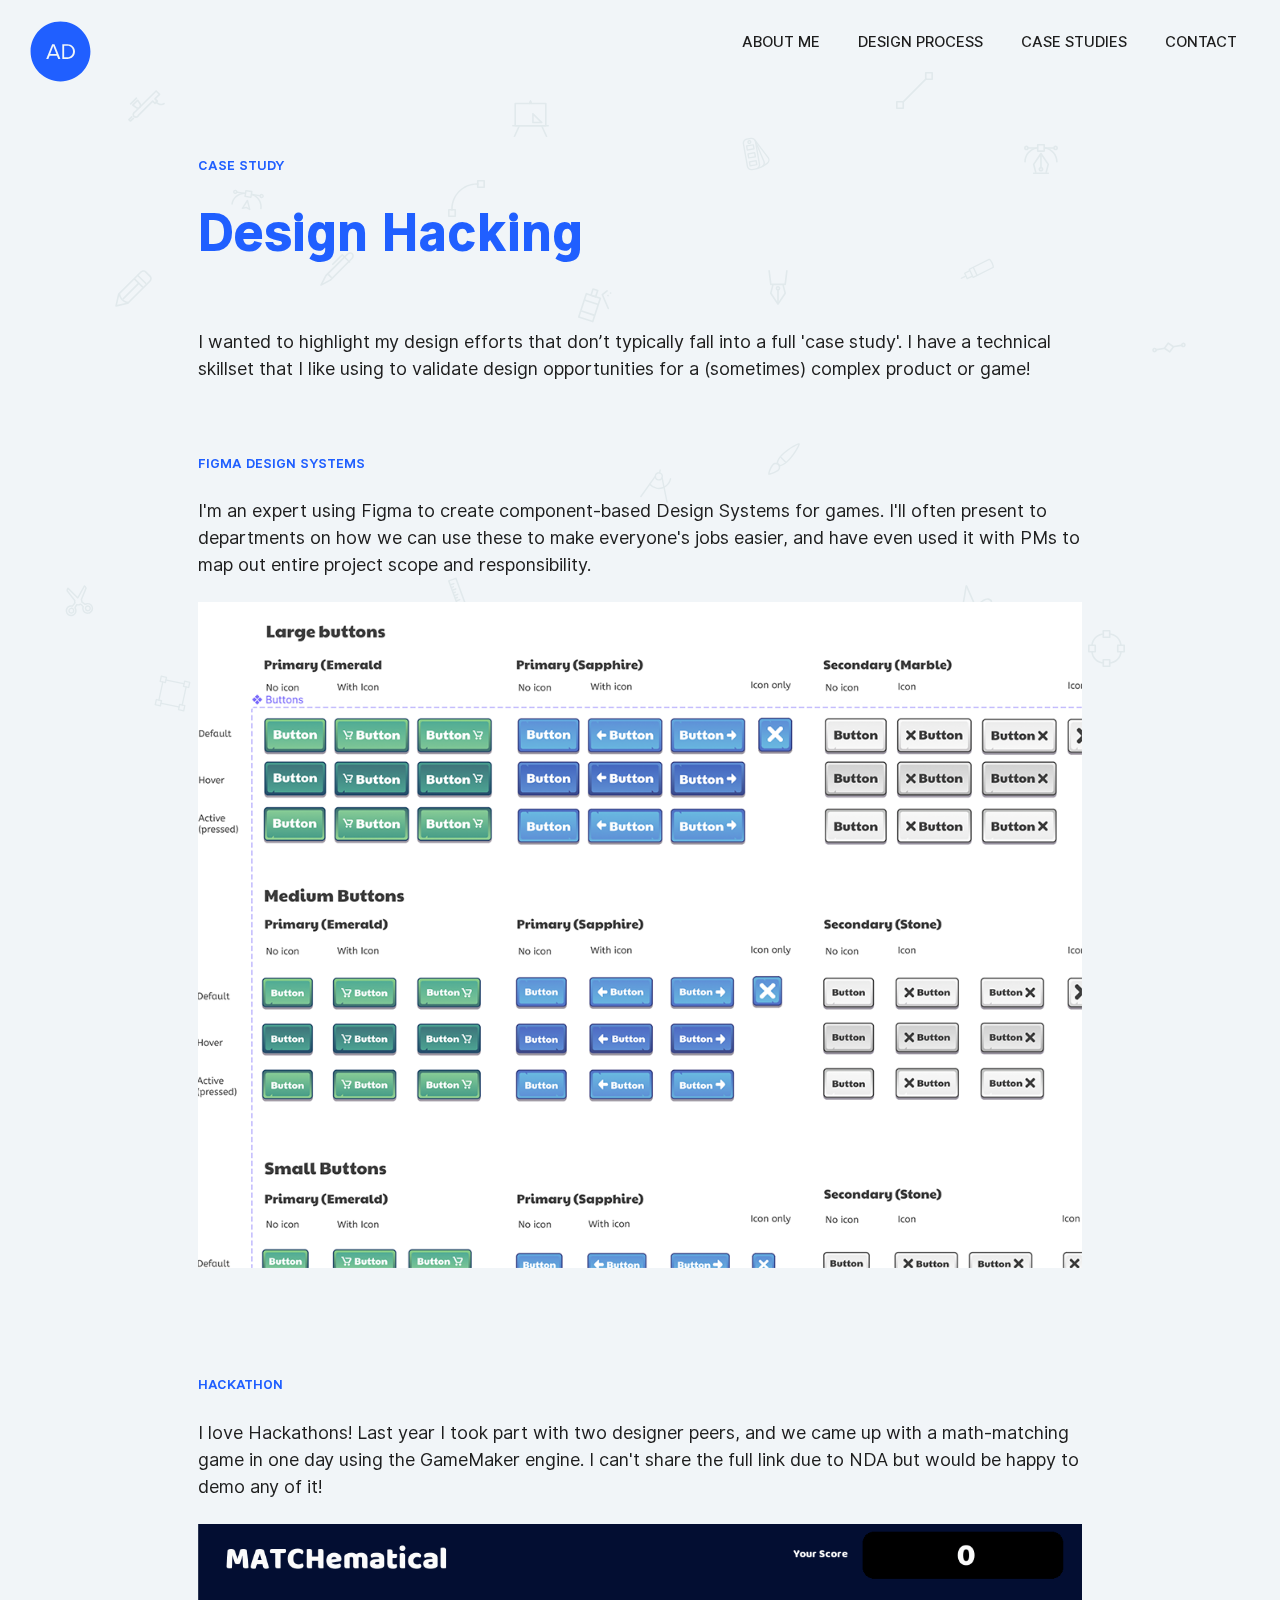
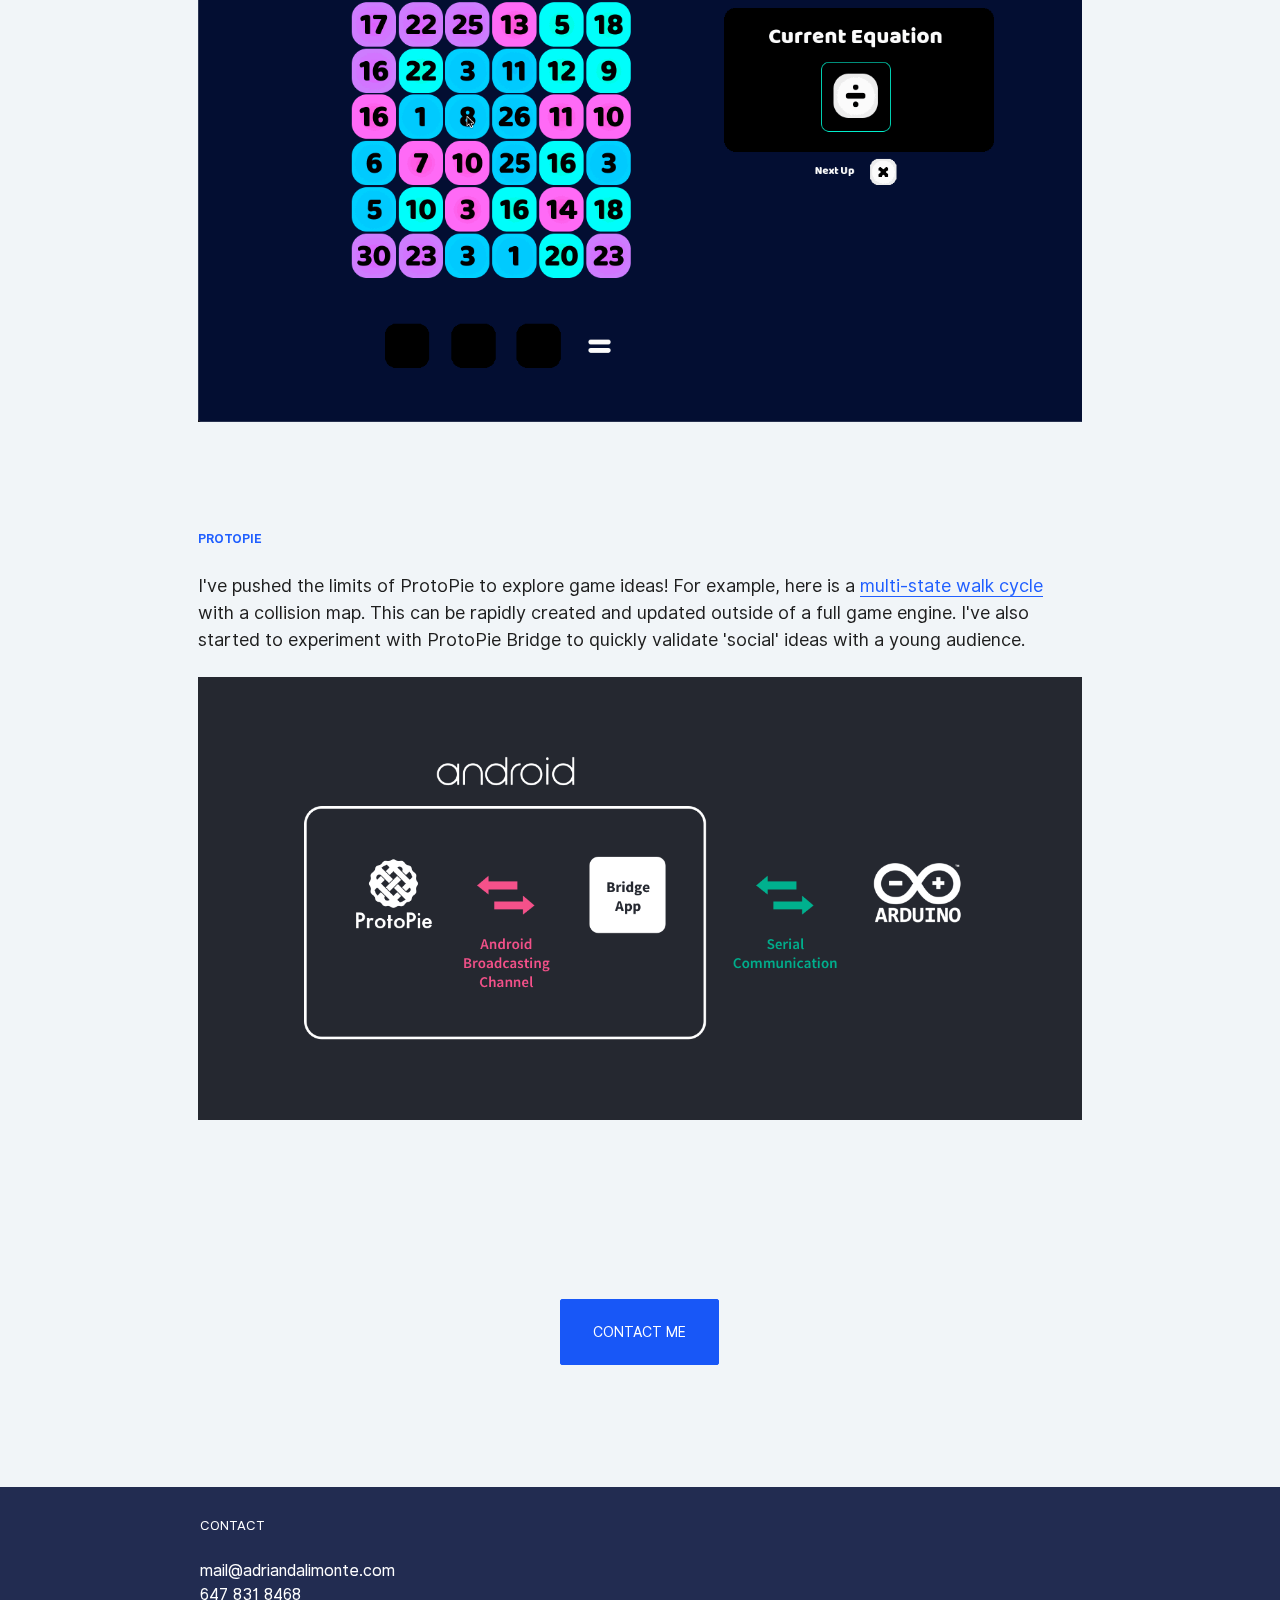
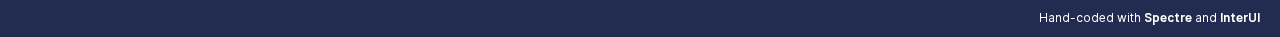
<file: c4_design_hacking.html>
<div class="wrapper-foreground"> <!DOCTYPE html>
<html lang="en"><head><meta charset="utf-8"><meta http-equiv="x-ua-compatible" content="ie=edge"><title>Adrian D'Alimonte - Product Designer</title><meta name="description" content=""><meta name="viewport" content="width=device-width, initial-scale=1"><link rel="stylesheet" type="text/css" href="bundle.css"></head><body>  <header class="navbar p-6">  <a href="index.html" id="logo-brand"> <img src="images/icon-logo.svg" alt="Go To Home Page"> </a> <section class="navbar-section">  </section> <section id="nav" class="desktop navbar-section hide-md" role="navigation"> <a href="about.html" class="btn btn-link">About Me</a> <a href="design.html" class="btn btn-link">Design Process</a> <a href="case_studies.html" class="btn btn-link">Case Studies</a> <a href="contact.html" class="btn btn-link">Contact</a> </section> </header>  <nav role="navigation" class="show-md"> <div id="menuToggle"> <input type="checkbox" role="checkbox" name="menu-toggle" aria-labelledby="menu-toggle"> <span></span> <span></span> <span></span> <ul id="menu"> <div class="overlay"> <a href="about.html"> <li>About Me</li> </a> <a href="values.html"> <li>Design Process</li> </a> <a href="case_studies.html"> <li>Case Studies</li> </a> <a href="contact.html"> <li>Contact</li> </a> </div> </ul> </div> </nav></body></html> <div class="container" id="content" role="main"> <div class="text-block"> <p class="title-small lead-in">Case Study</p> <p class="title-header">Design Hacking</p> <p>I wanted to highlight my design efforts that don’t typically fall into a full 'case study'. I have a technical skillset that I like using to validate design opportunities for a (sometimes) complex product or game!</p> </div> <div class="text-block"> <p class="title-small">Figma Design Systems</p> <p>I'm an expert using Figma to create component-based Design Systems for games. I'll often present to departments on how we can use these to make everyone's jobs easier, and have even used it with PMs to map out entire project scope and responsibility. </p> <img class="img-responsive" src="images/c4_1.png" alt="Figma"> <br> <p class="title-small">Hackathon</p> <p>I love Hackathons! Last year I took part with two designer peers, and we came up with a math-matching game in one day using the GameMaker engine. I can't share the full link due to NDA but would be happy to demo any of it! </p> <img class="img-responsive" src="images/c4_2.gif" alt="Match-ematical"> <br> <p class="title-small">ProtoPie</p> <p>I've pushed the limits of ProtoPie to explore game ideas! For example, here is a <a href="https://cloud.protopie.io/p/c85693e61e" target="_blank">multi-state walk cycle</a> with a collision map. This can be rapidly created and updated outside of a full game engine. I've also started to experiment with ProtoPie Bridge to quickly validate 'social' ideas with a young audience. </p> <img class="img-responsive" src="images/c4_3.png" alt="Figma"> <br> </div> <div class="text-block text-center"> <a href="contact.html"> <div class="btn btn-primary btn-lg">Contact Me</div> </a> </div> </div> <footer class="footer" id="footer" role="contentinfo"> <div class="container"> <div class="columns"> <div class="column col-6 col-sm-12"> <p class="title-small">Contact</p> <p><a href="mailto:mail@adriandalimonte.com">mail@adriandalimonte.com</a> <br> 647 831 8468</p> </div> </div> </div> <p class="tagline">Hand-coded with <a href="https://picturepan2.github.io/spectre/index.html" target="_blank"><b>Spectre</b></a> and <a href="https://rsms.me/inter/" target="_blank"><b>InterUI</b></a> </p>
</footer> <script src="bundle.js"></script> <script>!function(e,a,t,n,g,c,o){e.GoogleAnalyticsObject=g,e.ga=e.ga||function(){(e.ga.q=e.ga.q||[]).push(arguments)},e.ga.l=1*new Date,c=a.createElement(t),o=a.getElementsByTagName(t)[0],c.async=1,c.src="https://www.google-analytics.com/analytics.js",o.parentNode.insertBefore(c,o)}(window,document,"script",0,"ga"),ga("create","UA-86105619-1","auto"),ga("send","pageview");</script> </div><div class="background-wrapper"> <div id="pattern-bg"> <ul id="scene" class="scene"> <li class="layer"> <div class="icons-below icon-position bg-icon-1"></div> </li> <li class="layer"> <div class="icons-below icon-position bg-icon-2"></div> </li> <li class="layer"> <div class="icons-below icon-position bg-icon-3"></div> </li> <li class="layer"> <div class="icons-below icon-position bg-icon-4"></div> </li> <li class="layer"> <div class="icons-below icon-position bg-icon-5"></div> </li> <li class="layer"> <div class="icons-below icon-position bg-icon-6"></div> </li> <li class="layer"> <div class="icons-below icon-position bg-icon-7"></div> </li> <li class="layer"> <div class="icons-below icon-position bg-icon-8"></div> </li> <li class="layer"> <div class="icons-below icon-position bg-icon-9"></div> </li> <li class="layer"> <div class="icons-below icon-position bg-icon-10"></div> </li> <li class="layer"> <div class="icons-below icon-position bg-icon-11"></div> </li> <li class="layer"> <div class="icons-below icon-position bg-icon-12"></div> </li> <li class="layer"> <div class="icons-below icon-position bg-icon-13"></div> </li> <li class="layer"> <div class="icons-below icon-position bg-icon-14"></div> </li> <li class="layer"> <div class="icons-below icon-position bg-icon-15"></div> </li> <li class="layer"> <div class="icons-below icon-position bg-icon-16"></div> </li> <li class="layer"> <div class="icons-below icon-position bg-icon-17"></div> </li> <li class="layer"> <div class="icons-below icon-position bg-icon-18"></div> </li> <li class="layer"> <div class="icons-below icon-position bg-icon-19"></div> </li> <li class="layer"> <div class="icons-below icon-position bg-icon-20"></div> </li> <li class="layer"> <div class="icons-below icon-position bg-icon-21"></div> </li> <li class="layer"> <div class="icons-below icon-position bg-icon-22"></div> </li> <li class="layer"> <div class="icons-below icon-position bg-icon-23"></div> </li> <li class="layer"> <div class="icons-below icon-position bg-icon-24"></div> </li> </ul> </div>
</div>
</file>
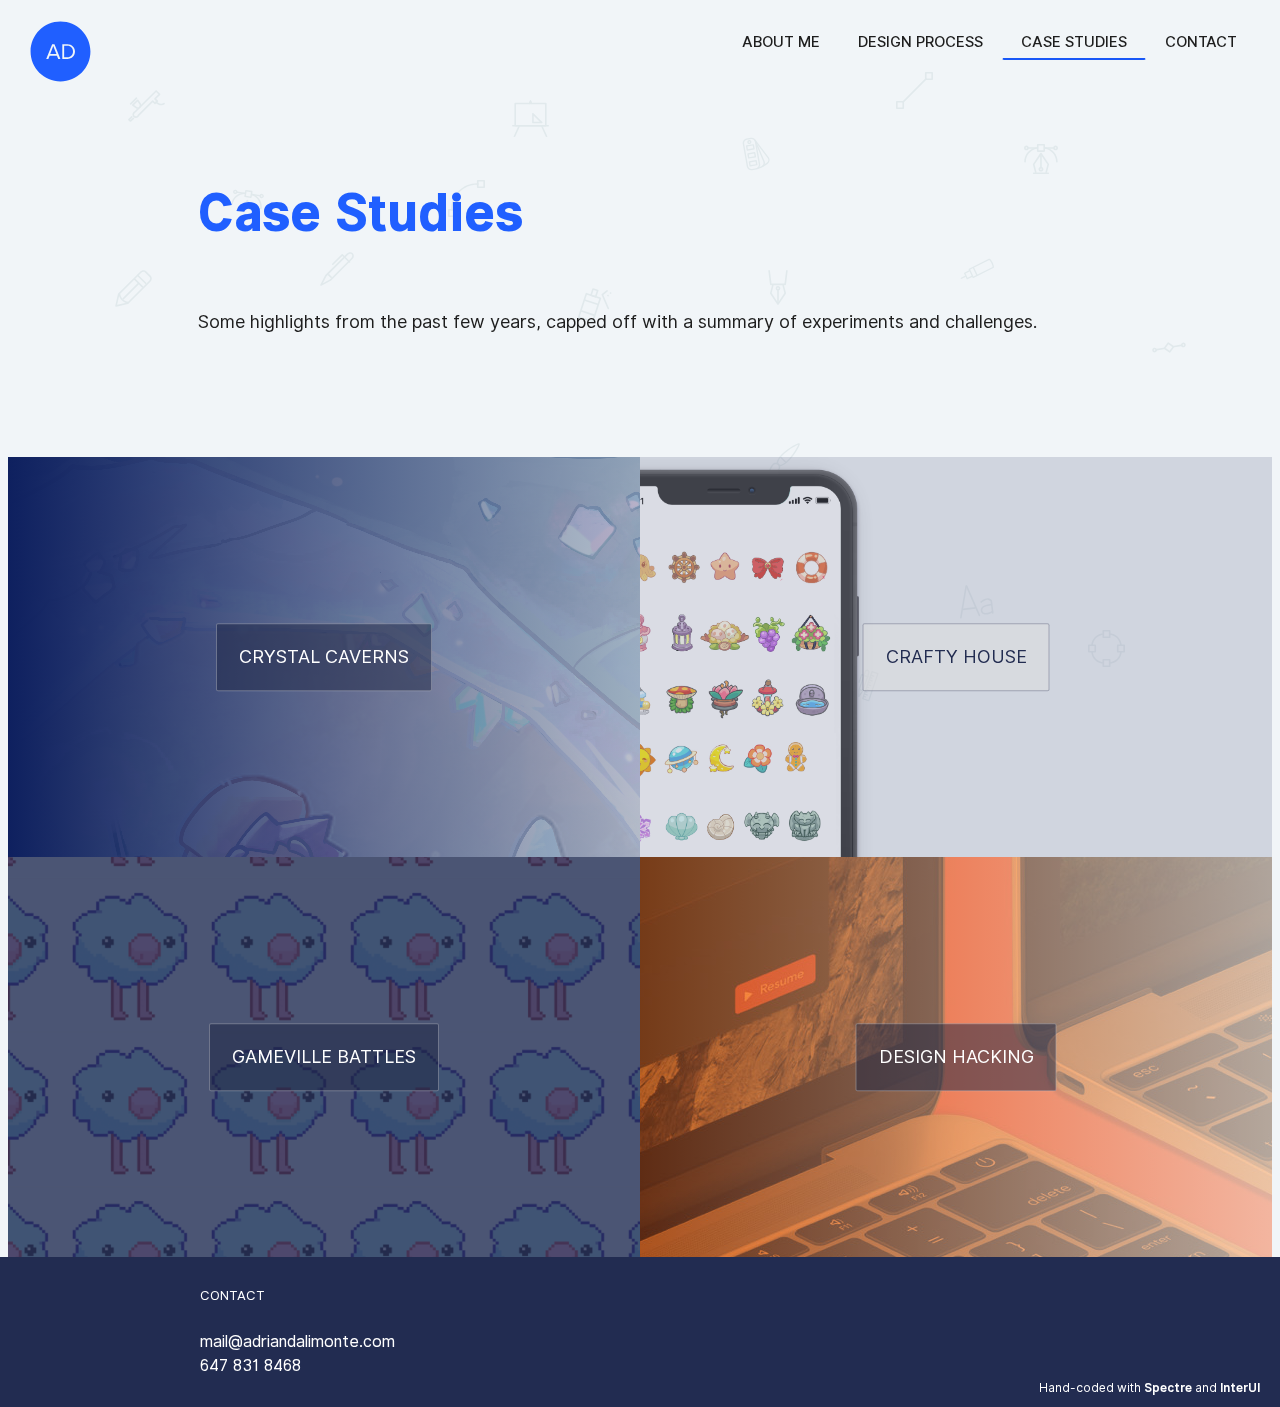
<file: case_studies.html>
<div class="wrapper-foreground"> <!DOCTYPE html>
<html lang="en"><head><meta charset="utf-8"><meta http-equiv="x-ua-compatible" content="ie=edge"><title>Adrian D'Alimonte - Product Designer</title><meta name="description" content=""><meta name="viewport" content="width=device-width, initial-scale=1"><link rel="stylesheet" type="text/css" href="bundle.css"></head><body>  <header class="navbar p-6">  <a href="index.html" id="logo-brand"> <img src="images/icon-logo.svg" alt="Go To Home Page"> </a> <section class="navbar-section">  </section> <section id="nav" class="desktop navbar-section hide-md" role="navigation"> <a href="about.html" class="btn btn-link">About Me</a> <a href="design.html" class="btn btn-link">Design Process</a> <a href="case_studies.html" class="btn btn-link">Case Studies</a> <a href="contact.html" class="btn btn-link">Contact</a> </section> </header>  <nav role="navigation" class="show-md"> <div id="menuToggle"> <input type="checkbox" role="checkbox" name="menu-toggle" aria-labelledby="menu-toggle"> <span></span> <span></span> <span></span> <ul id="menu"> <div class="overlay"> <a href="about.html"> <li>About Me</li> </a> <a href="values.html"> <li>Design Process</li> </a> <a href="case_studies.html"> <li>Case Studies</li> </a> <a href="contact.html"> <li>Contact</li> </a> </div> </ul> </div> </nav></body></html> <div class="container" id="content" role="main"> <div class="text-block"> <p class="title-header">Case Studies</p> <p>Some highlights from the past few years, capped off with a summary of experiments and challenges.</p> </div> <div class="columns col-gapless selected-work"> <div class="column col-6 col-xs-12"> <a class="hero-image hero-one" href="c1_crystal_caverns.html"> <p class="label label-dark">CRYSTAL CAVERNS</p> </a> </div> <div class="column col-6 col-xs-12"> <a class="hero-image hero-two" href="c2_crafty_house.html"> <p class="label label-light">CRAFTY HOUSE</p> </a> </div> <div class="column col-6 col-xs-12"> <a class="hero-image hero-three" href="c3_gameville.html"> <p class="label label-dark"> GAMEVILLE BATTLES</p> </a> </div> <div class="column col-6 col-xs-12"> <a class="hero-image hero-four" href="c4_design_hacking.html"> <p class="label label-dark">DESIGN HACKING</p> </a> </div> </div> </div> <footer class="footer" id="footer" role="contentinfo"> <div class="container"> <div class="columns"> <div class="column col-6 col-sm-12"> <p class="title-small">Contact</p> <p><a href="mailto:mail@adriandalimonte.com">mail@adriandalimonte.com</a> <br> 647 831 8468</p> </div> </div> </div> <p class="tagline">Hand-coded with <a href="https://picturepan2.github.io/spectre/index.html" target="_blank"><b>Spectre</b></a> and <a href="https://rsms.me/inter/" target="_blank"><b>InterUI</b></a> </p>
</footer> <script src="bundle.js"></script> <script>!function(e,a,t,n,g,c,o){e.GoogleAnalyticsObject=g,e.ga=e.ga||function(){(e.ga.q=e.ga.q||[]).push(arguments)},e.ga.l=1*new Date,c=a.createElement(t),o=a.getElementsByTagName(t)[0],c.async=1,c.src="https://www.google-analytics.com/analytics.js",o.parentNode.insertBefore(c,o)}(window,document,"script",0,"ga"),ga("create","UA-86105619-1","auto"),ga("send","pageview");</script> </div><div class="background-wrapper"> <div id="pattern-bg"> <ul id="scene" class="scene"> <li class="layer"> <div class="icons-below icon-position bg-icon-1"></div> </li> <li class="layer"> <div class="icons-below icon-position bg-icon-2"></div> </li> <li class="layer"> <div class="icons-below icon-position bg-icon-3"></div> </li> <li class="layer"> <div class="icons-below icon-position bg-icon-4"></div> </li> <li class="layer"> <div class="icons-below icon-position bg-icon-5"></div> </li> <li class="layer"> <div class="icons-below icon-position bg-icon-6"></div> </li> <li class="layer"> <div class="icons-below icon-position bg-icon-7"></div> </li> <li class="layer"> <div class="icons-below icon-position bg-icon-8"></div> </li> <li class="layer"> <div class="icons-below icon-position bg-icon-9"></div> </li> <li class="layer"> <div class="icons-below icon-position bg-icon-10"></div> </li> <li class="layer"> <div class="icons-below icon-position bg-icon-11"></div> </li> <li class="layer"> <div class="icons-below icon-position bg-icon-12"></div> </li> <li class="layer"> <div class="icons-below icon-position bg-icon-13"></div> </li> <li class="layer"> <div class="icons-below icon-position bg-icon-14"></div> </li> <li class="layer"> <div class="icons-below icon-position bg-icon-15"></div> </li> <li class="layer"> <div class="icons-below icon-position bg-icon-16"></div> </li> <li class="layer"> <div class="icons-below icon-position bg-icon-17"></div> </li> <li class="layer"> <div class="icons-below icon-position bg-icon-18"></div> </li> <li class="layer"> <div class="icons-below icon-position bg-icon-19"></div> </li> <li class="layer"> <div class="icons-below icon-position bg-icon-20"></div> </li> <li class="layer"> <div class="icons-below icon-position bg-icon-21"></div> </li> <li class="layer"> <div class="icons-below icon-position bg-icon-22"></div> </li> <li class="layer"> <div class="icons-below icon-position bg-icon-23"></div> </li> <li class="layer"> <div class="icons-below icon-position bg-icon-24"></div> </li> </ul> </div>
</div>
</file>
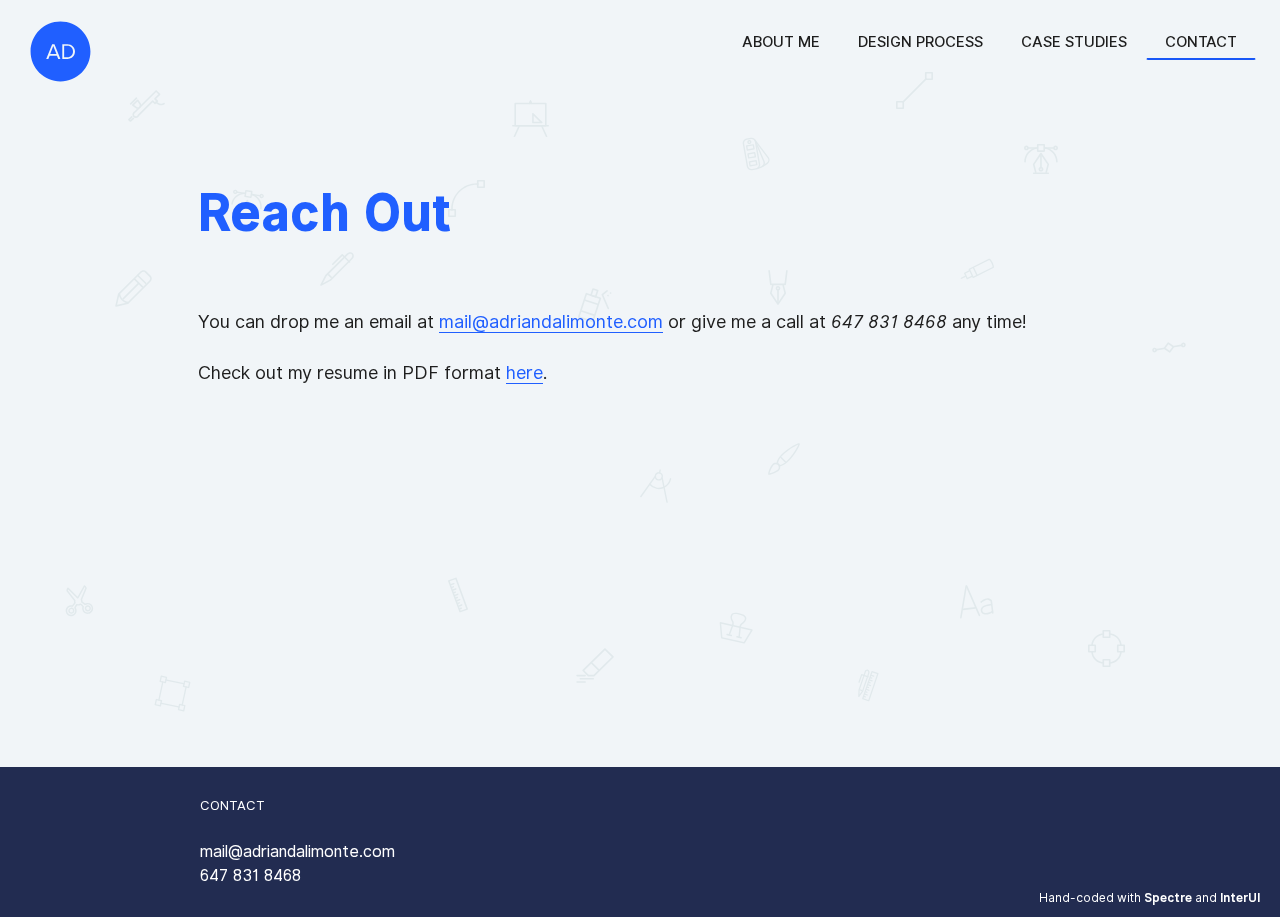
<file: contact.html>
<div class="wrapper-foreground"> <!DOCTYPE html>
<html lang="en"><head><meta charset="utf-8"><meta http-equiv="x-ua-compatible" content="ie=edge"><title>Adrian D'Alimonte - Product Designer</title><meta name="description" content=""><meta name="viewport" content="width=device-width, initial-scale=1"><link rel="stylesheet" type="text/css" href="bundle.css"></head><body>  <header class="navbar p-6">  <a href="index.html" id="logo-brand"> <img src="images/icon-logo.svg" alt="Go To Home Page"> </a> <section class="navbar-section">  </section> <section id="nav" class="desktop navbar-section hide-md" role="navigation"> <a href="about.html" class="btn btn-link">About Me</a> <a href="design.html" class="btn btn-link">Design Process</a> <a href="case_studies.html" class="btn btn-link">Case Studies</a> <a href="contact.html" class="btn btn-link">Contact</a> </section> </header>  <nav role="navigation" class="show-md"> <div id="menuToggle"> <input type="checkbox" role="checkbox" name="menu-toggle" aria-labelledby="menu-toggle"> <span></span> <span></span> <span></span> <ul id="menu"> <div class="overlay"> <a href="about.html"> <li>About Me</li> </a> <a href="values.html"> <li>Design Process</li> </a> <a href="case_studies.html"> <li>Case Studies</li> </a> <a href="contact.html"> <li>Contact</li> </a> </div> </ul> </div> </nav></body></html> <div class="container" id="content" role="main"> <div class="text-block"> <p class="title-header">Reach Out</p> <p>You can drop me an email at <a href="mailto:mail@adriandalimonte.com">mail@adriandalimonte.com</a> or give me a call at <i>647 831 8468</i> any time! </p> <p>Check out my resume in PDF format <a href="links/links/Adrian_Dalimonte_Resume.pdf" target="_blank">here</a>. </p> <br> <br><br> <br><br> </div> </div> <footer class="footer" id="footer" role="contentinfo" style="margin-top:222px"> <div class="container"> <div class="columns"> <div class="column col-6 col-sm-12"> <p class="title-small">Contact</p> <p><a href="mailto:mail@adriandalimonte.com">mail@adriandalimonte.com</a> <br> 647 831 8468</p> </div> </div> </div> <p class="tagline">Hand-coded with <a href="https://picturepan2.github.io/spectre/index.html" target="_blank"><b>Spectre</b></a> and <a href="https://rsms.me/inter/" target="_blank"><b>InterUI</b></a> </p> </footer> <script src="bundle.js"></script> <script>!function(e,a,t,n,g,c,o){e.GoogleAnalyticsObject=g,e.ga=e.ga||function(){(e.ga.q=e.ga.q||[]).push(arguments)},e.ga.l=1*new Date,c=a.createElement(t),o=a.getElementsByTagName(t)[0],c.async=1,c.src="https://www.google-analytics.com/analytics.js",o.parentNode.insertBefore(c,o)}(window,document,"script",0,"ga"),ga("create","UA-86105619-1","auto"),ga("send","pageview");</script> </div><div class="background-wrapper"> <div id="pattern-bg"> <ul id="scene" class="scene"> <li class="layer"> <div class="icons-below icon-position bg-icon-1"></div> </li> <li class="layer"> <div class="icons-below icon-position bg-icon-2"></div> </li> <li class="layer"> <div class="icons-below icon-position bg-icon-3"></div> </li> <li class="layer"> <div class="icons-below icon-position bg-icon-4"></div> </li> <li class="layer"> <div class="icons-below icon-position bg-icon-5"></div> </li> <li class="layer"> <div class="icons-below icon-position bg-icon-6"></div> </li> <li class="layer"> <div class="icons-below icon-position bg-icon-7"></div> </li> <li class="layer"> <div class="icons-below icon-position bg-icon-8"></div> </li> <li class="layer"> <div class="icons-below icon-position bg-icon-9"></div> </li> <li class="layer"> <div class="icons-below icon-position bg-icon-10"></div> </li> <li class="layer"> <div class="icons-below icon-position bg-icon-11"></div> </li> <li class="layer"> <div class="icons-below icon-position bg-icon-12"></div> </li> <li class="layer"> <div class="icons-below icon-position bg-icon-13"></div> </li> <li class="layer"> <div class="icons-below icon-position bg-icon-14"></div> </li> <li class="layer"> <div class="icons-below icon-position bg-icon-15"></div> </li> <li class="layer"> <div class="icons-below icon-position bg-icon-16"></div> </li> <li class="layer"> <div class="icons-below icon-position bg-icon-17"></div> </li> <li class="layer"> <div class="icons-below icon-position bg-icon-18"></div> </li> <li class="layer"> <div class="icons-below icon-position bg-icon-19"></div> </li> <li class="layer"> <div class="icons-below icon-position bg-icon-20"></div> </li> <li class="layer"> <div class="icons-below icon-position bg-icon-21"></div> </li> <li class="layer"> <div class="icons-below icon-position bg-icon-22"></div> </li> <li class="layer"> <div class="icons-below icon-position bg-icon-23"></div> </li> <li class="layer"> <div class="icons-below icon-position bg-icon-24"></div> </li> </ul> </div>
</div>
</file>
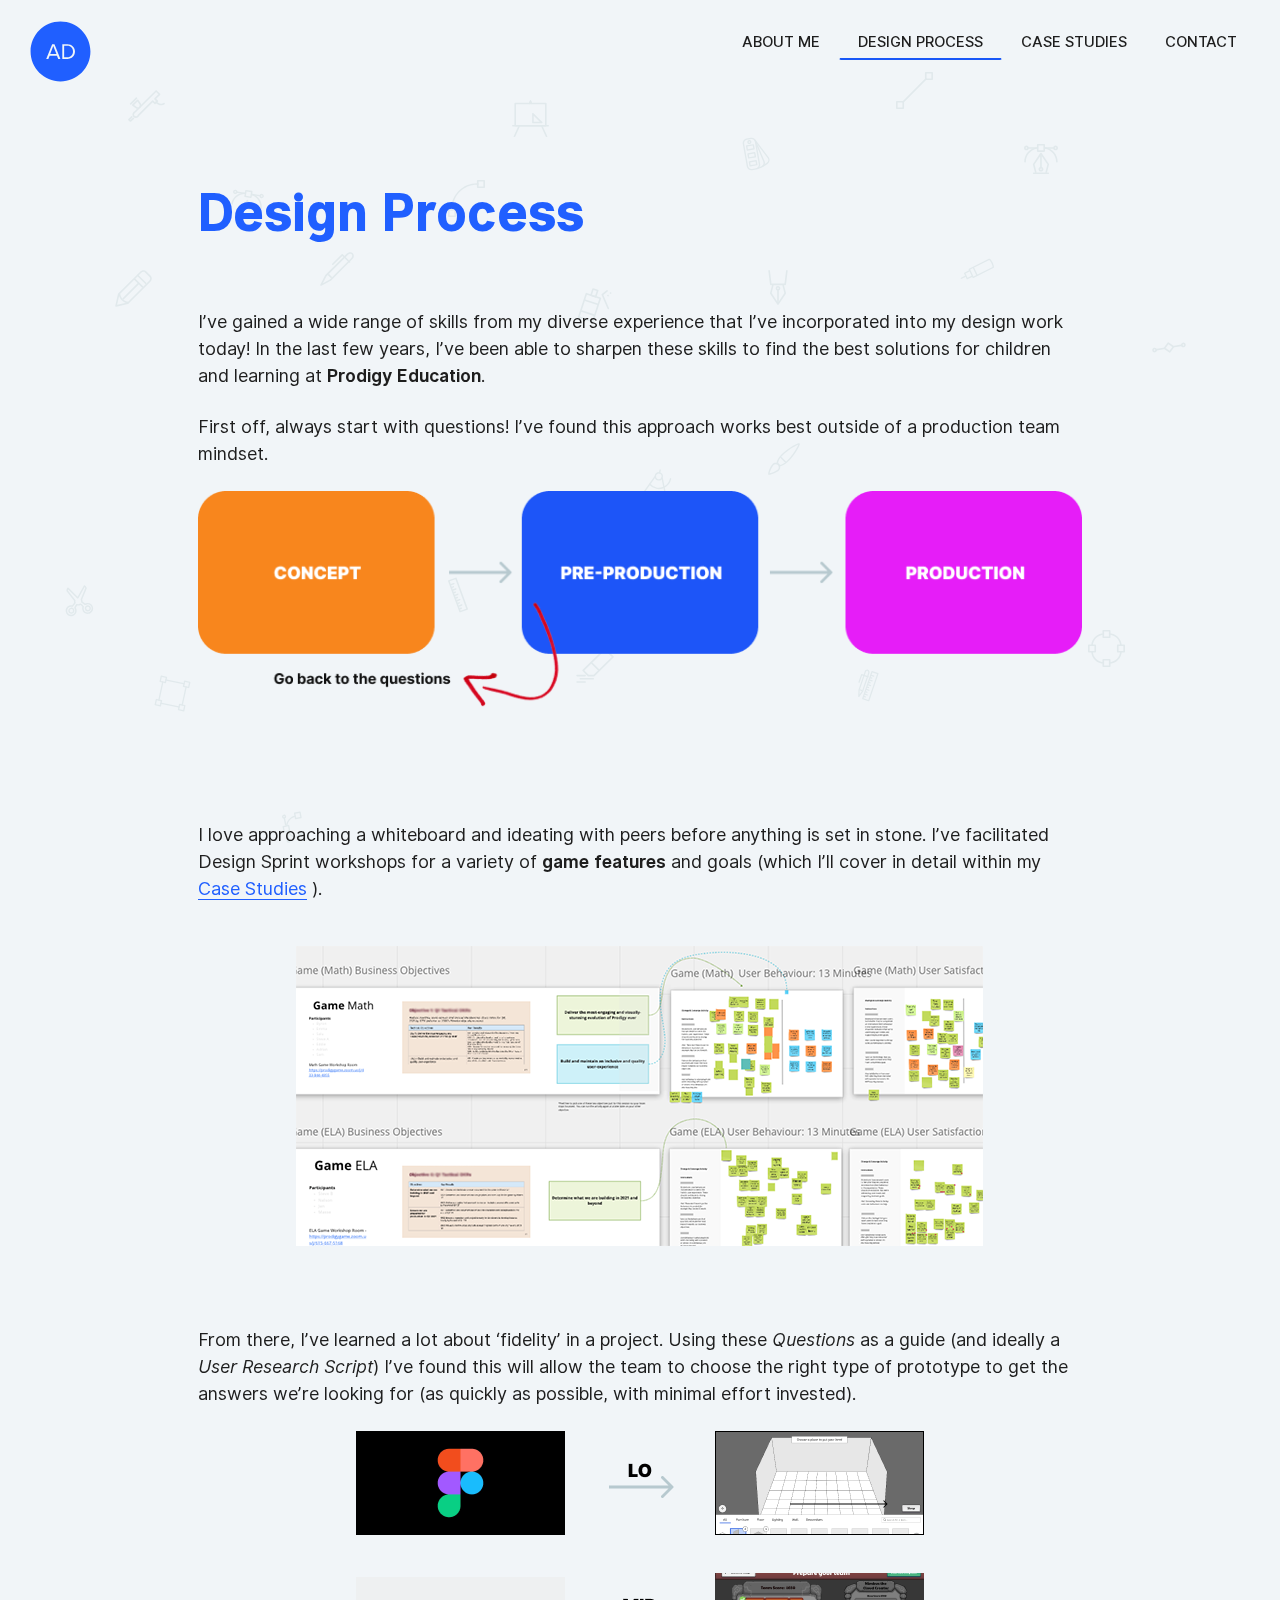
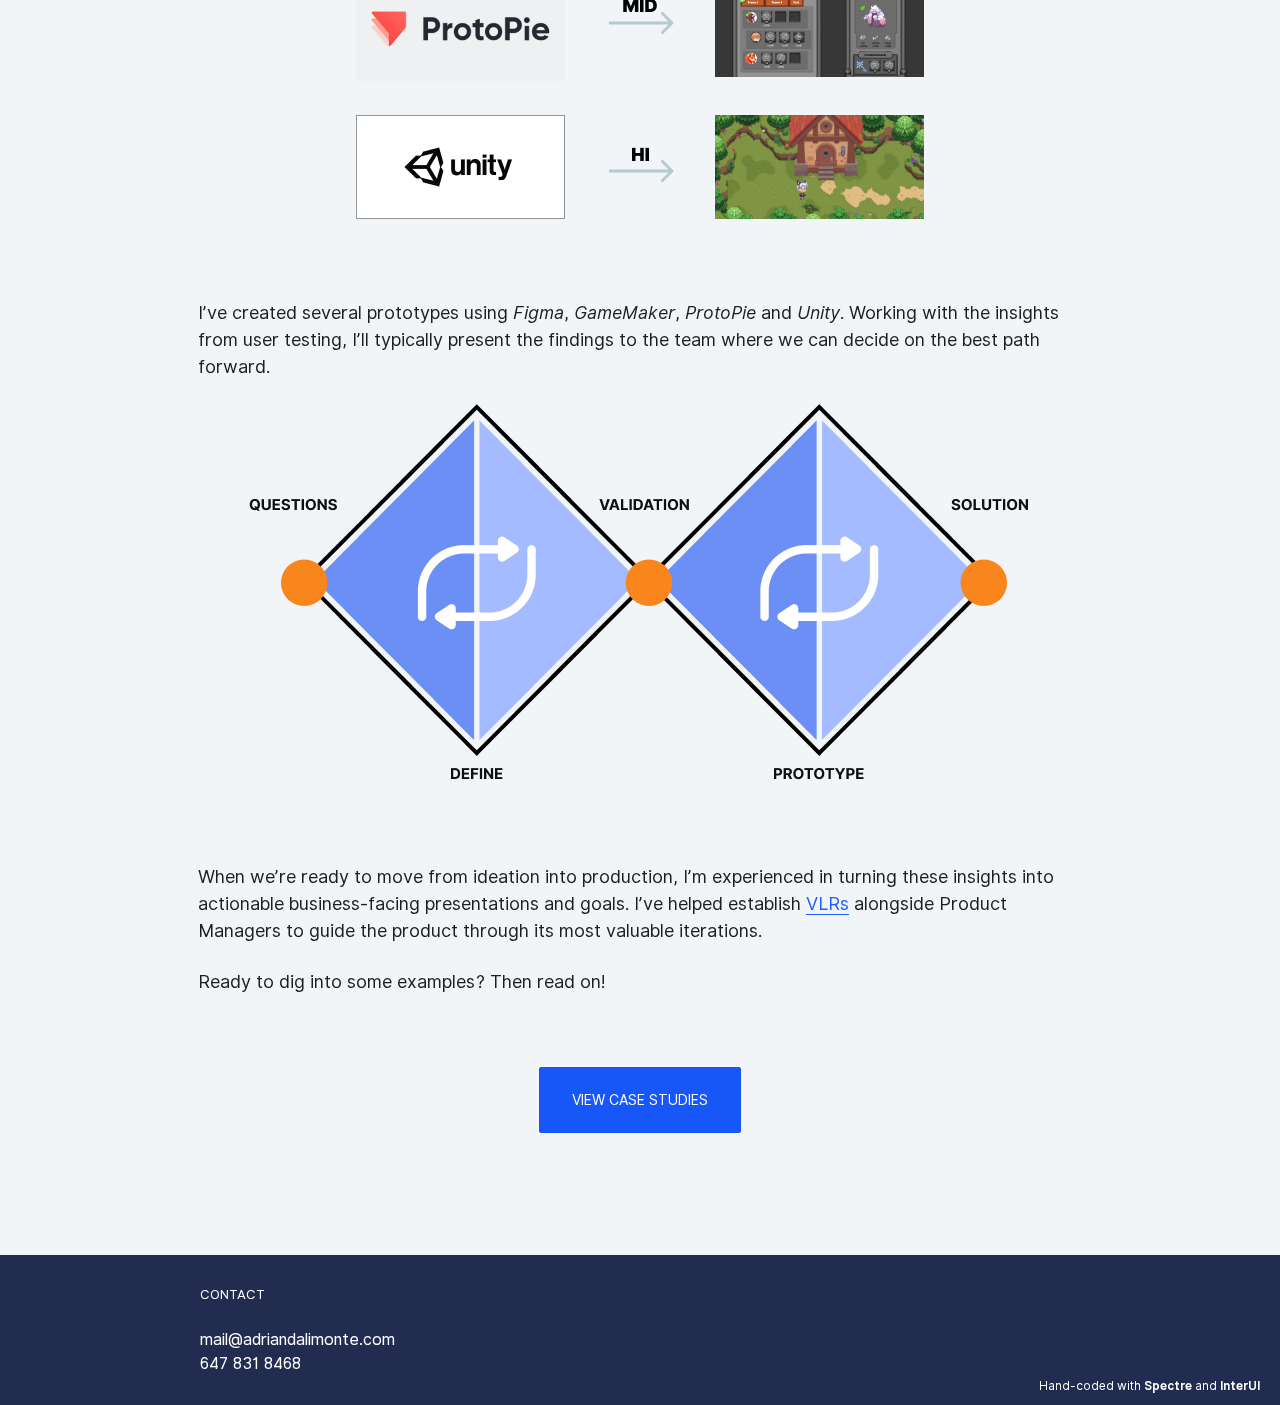
<file: design.html>
<div class="wrapper-foreground"> <!DOCTYPE html>
<html lang="en"><head><meta charset="utf-8"><meta http-equiv="x-ua-compatible" content="ie=edge"><title>Adrian D'Alimonte - Product Designer</title><meta name="description" content=""><meta name="viewport" content="width=device-width, initial-scale=1"><link rel="stylesheet" type="text/css" href="bundle.css"></head><body>  <header class="navbar p-6">  <a href="index.html" id="logo-brand"> <img src="images/icon-logo.svg" alt="Go To Home Page"> </a> <section class="navbar-section">  </section> <section id="nav" class="desktop navbar-section hide-md" role="navigation"> <a href="about.html" class="btn btn-link">About Me</a> <a href="design.html" class="btn btn-link">Design Process</a> <a href="case_studies.html" class="btn btn-link">Case Studies</a> <a href="contact.html" class="btn btn-link">Contact</a> </section> </header>  <nav role="navigation" class="show-md"> <div id="menuToggle"> <input type="checkbox" role="checkbox" name="menu-toggle" aria-labelledby="menu-toggle"> <span></span> <span></span> <span></span> <ul id="menu"> <div class="overlay"> <a href="about.html"> <li>About Me</li> </a> <a href="values.html"> <li>Design Process</li> </a> <a href="case_studies.html"> <li>Case Studies</li> </a> <a href="contact.html"> <li>Contact</li> </a> </div> </ul> </div> </nav></body></html> <div class="container" id="content" role="main"> <div class="text-block"> <p class="title-header">Design Process</p> <p>I’ve gained a wide range of skills from my diverse experience that I’ve incorporated into my design work today! In the last few years, I’ve been able to sharpen these skills to find the best solutions for children and learning at <b>Prodigy Education</b>.</p> <p></p> <p>First off, always start with questions! I’ve found this approach works best outside of a production team mindset.</p> <img class="img-responsive" src="images/process_diagram1.png" alt="Design Process 1"> <p>I love approaching a whiteboard and ideating with peers before anything is set in stone. I’ve facilitated Design Sprint workshops for a variety of <b>game features</b> and goals (which I’ll cover in detail within my <a href="case_studies.html">Case Studies</a> ).</p> <img class="img-responsive" src="images/process_diagram2.png" alt="Design Process 2" style="padding-top:20px"> <p>From there, I’ve learned a lot about ‘fidelity’ in a project. Using these <i>Questions</i> as a guide (and ideally a <i>User Research Script</i>) I’ve found this will allow the team to choose the right type of prototype to get the answers we’re looking for (as quickly as possible, with minimal effort invested).</p> <img class="img-responsive" src="images/process_diagram3.png" alt="Design Process 3"> <p>I’ve created several prototypes using <i>Figma</i>, <i>GameMaker</i>, <i>ProtoPie</i> and <i>Unity</i>. Working with the insights from user testing, I’ll typically present the findings to the team where we can decide on the best path forward.</p> <img class="img-responsive" src="images/process_diagram4.png" alt="Design Process 4"> <p>When we’re ready to move from ideation into production, I’m experienced in turning these insights into actionable business-facing presentations and goals. I’ve helped establish <a href="https://www.solutionsiq.com/resource/blog-post/validated-learning-in-agile-projects/" target="_blank">VLRs</a> alongside Product Managers to guide the product through its most valuable iterations. </p> <p>Ready to dig into some examples? Then read on!</p> </div> <div class="text-block text-center"> <a href="case_studies.html"> <div class="btn btn-primary btn-lg">View Case Studies</div> </a> </div> </div> <footer class="footer" id="footer" role="contentinfo"> <div class="container"> <div class="columns"> <div class="column col-6 col-sm-12"> <p class="title-small">Contact</p> <p><a href="mailto:mail@adriandalimonte.com">mail@adriandalimonte.com</a> <br> 647 831 8468</p> </div> </div> </div> <p class="tagline">Hand-coded with <a href="https://picturepan2.github.io/spectre/index.html" target="_blank"><b>Spectre</b></a> and <a href="https://rsms.me/inter/" target="_blank"><b>InterUI</b></a> </p>
</footer> <script src="bundle.js"></script> <script>!function(e,a,t,n,g,c,o){e.GoogleAnalyticsObject=g,e.ga=e.ga||function(){(e.ga.q=e.ga.q||[]).push(arguments)},e.ga.l=1*new Date,c=a.createElement(t),o=a.getElementsByTagName(t)[0],c.async=1,c.src="https://www.google-analytics.com/analytics.js",o.parentNode.insertBefore(c,o)}(window,document,"script",0,"ga"),ga("create","UA-86105619-1","auto"),ga("send","pageview");</script> </div><div class="background-wrapper"> <div id="pattern-bg"> <ul id="scene" class="scene"> <li class="layer"> <div class="icons-below icon-position bg-icon-1"></div> </li> <li class="layer"> <div class="icons-below icon-position bg-icon-2"></div> </li> <li class="layer"> <div class="icons-below icon-position bg-icon-3"></div> </li> <li class="layer"> <div class="icons-below icon-position bg-icon-4"></div> </li> <li class="layer"> <div class="icons-below icon-position bg-icon-5"></div> </li> <li class="layer"> <div class="icons-below icon-position bg-icon-6"></div> </li> <li class="layer"> <div class="icons-below icon-position bg-icon-7"></div> </li> <li class="layer"> <div class="icons-below icon-position bg-icon-8"></div> </li> <li class="layer"> <div class="icons-below icon-position bg-icon-9"></div> </li> <li class="layer"> <div class="icons-below icon-position bg-icon-10"></div> </li> <li class="layer"> <div class="icons-below icon-position bg-icon-11"></div> </li> <li class="layer"> <div class="icons-below icon-position bg-icon-12"></div> </li> <li class="layer"> <div class="icons-below icon-position bg-icon-13"></div> </li> <li class="layer"> <div class="icons-below icon-position bg-icon-14"></div> </li> <li class="layer"> <div class="icons-below icon-position bg-icon-15"></div> </li> <li class="layer"> <div class="icons-below icon-position bg-icon-16"></div> </li> <li class="layer"> <div class="icons-below icon-position bg-icon-17"></div> </li> <li class="layer"> <div class="icons-below icon-position bg-icon-18"></div> </li> <li class="layer"> <div class="icons-below icon-position bg-icon-19"></div> </li> <li class="layer"> <div class="icons-below icon-position bg-icon-20"></div> </li> <li class="layer"> <div class="icons-below icon-position bg-icon-21"></div> </li> <li class="layer"> <div class="icons-below icon-position bg-icon-22"></div> </li> <li class="layer"> <div class="icons-below icon-position bg-icon-23"></div> </li> <li class="layer"> <div class="icons-below icon-position bg-icon-24"></div> </li> </ul> </div>
</div>
</file>
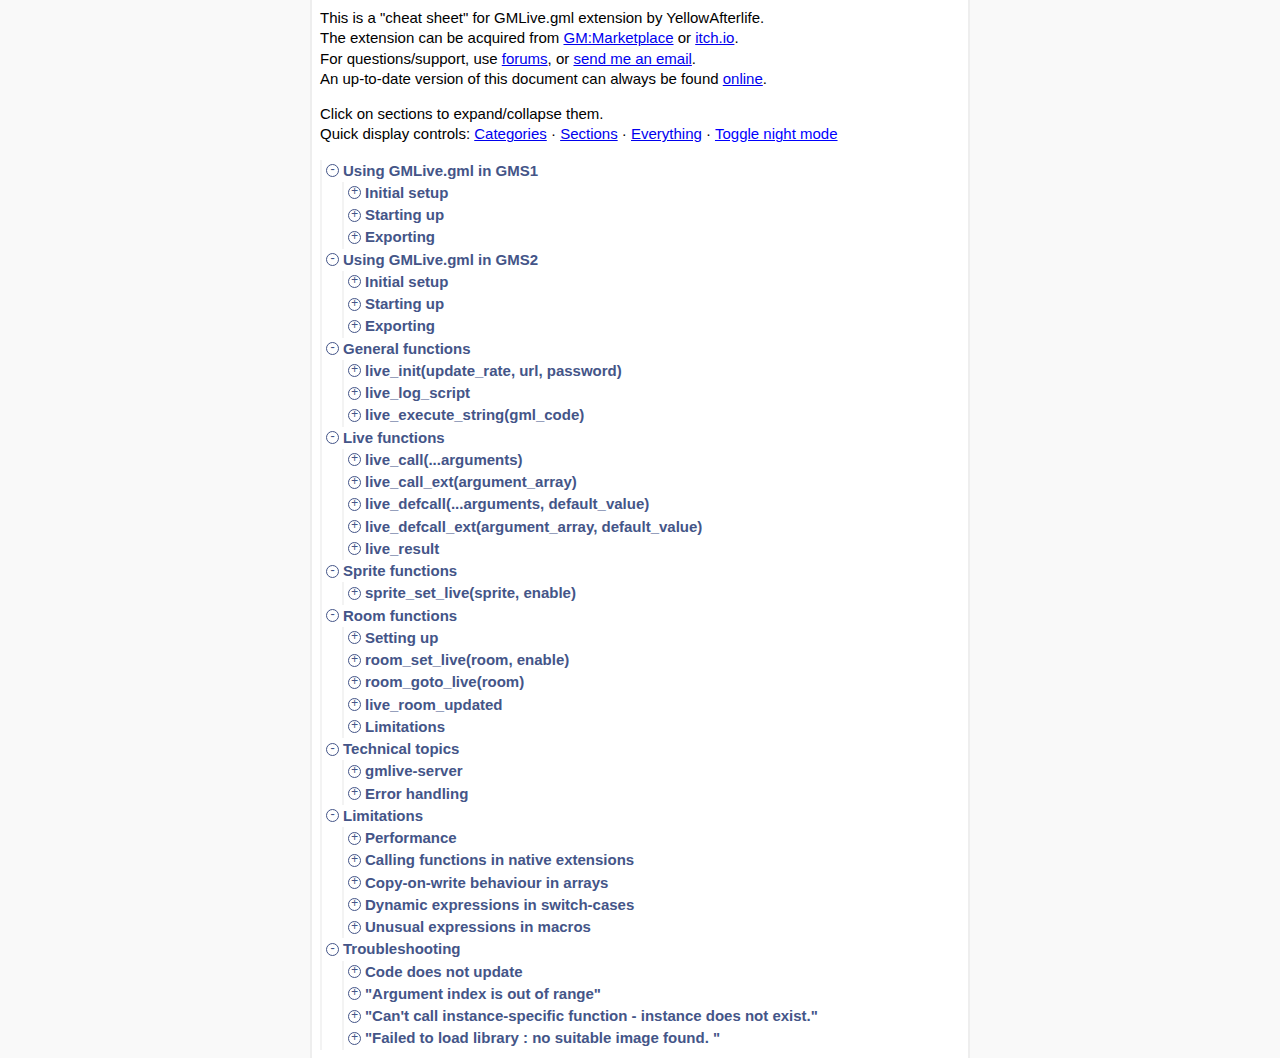
<file: links/links/html-golem/html5game/gmlive.html>
<html><head>
<meta charset="UTF-8">
<title>GMLive.gml cheat sheet</title>
<style type="text/css">
body, #doc tt {
	font: 15px 'Open Sans', sans-serif;
	line-height: 1.35;
}
body {
	margin: 0;
}
.main {
	width: 100%;
	min-height: 100%;
	min-height: 100vh;
	background-color: #f9f9f9;
}
.page {
	max-width: 656px;
	background: #ffffff;
	margin: 0 auto;
	padding: 8px;
	box-shadow: 0 0 0 2px #eee;
	min-height: 100%;
	min-height: 100vh;
	box-sizing: border-box;
}
.page > p:first-child {
	margin-top: 0;
}

#doc, #doc ul {
	padding-left: 0;
	margin: 0;
}
#doc div ul, #doc div ol {
	padding-left: 20px;
}
#doc div ul li {
	list-style: disc;
	list-style-image: url('data:image/svg+xml;base256,<?xml version="1.0" encoding="UTF-8"?><svg xmlns="http://www.w3.org/2000/svg" width="20px" height="1em" viewBox="0 0 20px 1em"><circle cx="17px" cy="0.675em" r="2px"/></svg>'); 
}

#doc .header {
	display: block;
	outline: none;
	text-decoration: none;
	margin: 0;
	font-weight: 700;
	font-size: 100%;
	color: #458;
	border-left: 2px solid #f3f3f3;/* #f9f9f9*/
	padding-left: 4px;
	padding-top: 1px;
	padding-bottom: 1px;
	cursor: pointer;
}
#doc .header::before {
	display: inline-block;
	content: "+";
	font: 12px monospace;
	border: 1px solid #458;
	line-height: 11px;
	height: 11px;
	width: 11px;
	text-align: center;
	border-radius: 50%;
	margin-right: 4px;
	vertical-align: middle;
	position: relative;
	top: -1px;
}
#doc .item.open > .header::before {
	content: "-";
}
#doc .item.empty > .header::before {
	content: /*"·"*/" ";
}
#doc .header:hover {
	border-left-color: #f3f3f3;
	background: #f3f3f3;
}

#doc a.broken {
	color: red;
}
#doc p {
	margin: 0;
}
#doc p + p, #doc p.pad {
	margin-top: 0.5em;
}
#doc img {
	max-width: 100%;
}

#doc .content, #doc ul {
	padding-left: 20px;
	border-left: 2px solid #f3f3f3;
}
#doc tt {
	font-weight: bold;
}
#doc pre {
	font-family: Consolas, Dejavu Sans Mono, Segoe UI Mono, Ubuntu Mono, Lucida Console, monospace;
	font-size: 9pt;
	line-height: 1.25;
	background: white;
	padding: 4px 2px 4px 10px;
	margin: 0;
	tab-size: 4;
	overflow-x: auto;
	white-space: pre-wrap;
	word-break: break-all;
}
#doc pre a {
	text-decoration: none;
}
#doc pre a.uf {
	background-color: #f7f0ff;
}
#doc pre a.kw {
	background-color: #f0f7ff;
}
#doc pre a.sf, #doc pre a.sv {
	background-color: #fff3f0;
}
#doc pre a:hover {
	text-decoration: underline;
}
#doc abbr[title] {
	text-decoration: underline;
	text-decoration-color: #bbb;
	text-decoration-style: double;
}
/* delay display until load */
#doc[ready] .item:not(.open) > .content {
	display: none;
}
</style>
<style type="text/css" id="md_gml">
/* GameMakerLanguage */
pre.gmlmd .md { color: #7A81A9 } /* #define */
pre.gmlmd .kw { color: #008; font-weight: bold } /* keyword */
pre.gmlmd .co { color: #080 } /* comment */
pre.gmlmd .nu { color: #00f } /* number */
pre.gmlmd .nx { color: #00f } /* hex */
pre.gmlmd .st { color: #00f } /* string */
pre.gmlmd .ts { color: #00f } /* template string */
pre.gmlmd .op { color: #000 } /* operator */
pre.gmlmd .cb { color: #008; font-weight: bold } /* curly brace */
pre.gmlmd .sv { color: #800 } /* std func */
pre.gmlmd .sf { color: #800 } /* std var */
pre.gmlmd .ri { color: #0078aa } /* assets */
pre.gmlmd .uf { color: #808 } /* user func */
pre.gmlmd .uv { color: #000 } /* user var */
pre.gmlmd .lv { color: #648 } /* local var */
pre.gmlmd .fd { color: #804 } /* field */
</style>
<style type="text/css" id="night_css">
#night { display: none }
label[for="night"] {
	color: blue;
	text-decoration: underline;
	cursor: pointer;
}
#night:checked + .main {
	background: #405070;
}
#night:checked + .main .page {
	background: #1A202D;
	box-shadow: 0 0 0 2px #9bccff63;
	color: white;
}
#night:checked + .main a,
#night:checked + .main a:visited,
#night:checked + .main #doc .header,
#night:checked + .main label[for="night"] {
	color: #9DEC76;
}
#night:checked + .main #doc .header:before {
	border-color: #9DEC76
}
#night:checked + .main #doc .header,
#night:checked + .main #doc .header:hover,
#night:checked + .main #doc .content,
#night:checked + .main #doc ul {
	border-left-color: rgba(205,225,255,0.1);
}
#night:checked + .main #doc .header:hover,
#night:checked + .main #doc .asset:hover {
	background: rgba(205,225,255,0.1);
}
#night:checked + .main div ul li {
	list-style-image: url('data:image/svg+xml;base256,<?xml version="1.0" encoding="UTF-8"?><svg xmlns="http://www.w3.org/2000/svg" width="20px" height="1em" viewBox="0 0 20px 1em"><circle cx="17px" cy="0.675em" r="2px" fill="white"/></svg>'); 
}
#night:checked + .main pre {
	color: #cccccc;
	background: #000000;
	border: 1px solid #3E4757;
}
#night:checked + .main pre.gmlmd .op { color: #CCCCCC }
#night:checked + .main pre.gmlmd .co { color: #5B995B }
#night:checked + .main pre.gmlmd .kw { color: #FFB871 }
#night:checked + .main pre.gmlmd .md { color: #FFB871 }
#night:checked + .main pre.gmlmd .cb { color: #FFB871 }
#night:checked + .main pre.gmlmd .sf { color: #FFB871 }
#night:checked + .main pre.gmlmd .uf { color: #FFB871 }
#night:checked + .main pre.gmlmd .nu { color: #FF8080 }
#night:checked + .main pre.gmlmd .st { color: #FCF320 }
#night:checked + .main pre.gmlmd .ts { color: #FF8080 }
#night:checked + .main pre.gmlmd .sv { color: #FF8080 }
#night:checked + .main pre.gmlmd .gv { color: #FF80FF }
#night:checked + .main pre.gmlmd .ri { color: #FF8080 }
#night:checked + .main pre.gmlmd .lv { color: #FFF899 }
#night:checked + .main pre.gmlmd .uv { color: #B2B1FF }
#night:checked + .main pre.gmlmd .fd { color: #B2B1FF }

#night:checked + .main pre.gmlmd a.uf {
	background-color: #431;
}
#night:checked + .main pre.gmlmd a.kw {
	background-color: #431;
}
#night:checked + .main pre.gmlmd a.sf,
#night:checked + .main pre.gmlmd a.sv {
	background-color: #431;
}
</style>
<noscript><style>
#doc .header::before {
	display: none;
}
#doc .header:hover {
	border-left-color: #f3f3f3;
	background: inherit;
}
#doc { display: inherit }
#doc .item:not(.open) > .content {
	display: inherit;
}
</style></noscript>
</head><body>
<input type="checkbox" id="night" checked/>
<div class="main">
<script type="text/javascript">
(function() {
	var night = document.getElementById("night");
	var path = "docmd night mode";
	var ls = window.localStorage;
	if (ls) {
		night.checked = ls.getItem(path) == "true";
		night.onchange = function(_) {
			ls.setItem(path, "" + night.checked);
		};
	}
})();
</script>
<div class="page">
<p>This is a "cheat sheet" for GMLive.gml extension by YellowAfterlife.
<br/>The extension can be acquired from <a href="https://marketplace.yoyogames.com/assets/5992/_">GM:Marketplace</a> or <a href="https://yellowafterlife.itch.io/gamemaker-live">itch.io</a>.
<br/>For questions/support, use <a href="https://yellowafterlife.itch.io/gamemaker-live/community">forums</a>, or <a href="mailto://yellowafterlife@hotmail.com">send me an email</a>.
<br/>An up-to-date version of this document can always be found <a href="https://yal.cc/r/17/gmlive">online</a>.</p><p>
Click on sections to expand/collapse them.<br>
Quick display controls: <a href="#" onclick="opt_none(); return false">Categories</a>
&middot; <a href="#" onclick="opt_list(); return false">Sections</a>
&middot; <a href="#" onclick="opt_all(); return false">Everything</a>
&middot; <label for="night">Toggle night mode</label><br/>
</p><div id="doc">
<!--<doc--><div class="item"><a class="header" id="use1" href="#use1" title="(permalink)">Using GMLive.gml in GMS1</a><div class="content"><p>
	<div class="item"><a class="header" id="gms1-setup" href="#gms1-setup" title="(permalink)">Initial setup</a><div class="content"><p>
		Setting up is as following: </p><ul>
			<li>	Make sure that you are running an up-to-date version of GameMaker: Studio.
				<br/>You can find links to all versions at <a href="https://www.yoyogames.com/downloads/gm-studio/release-notes-studio.html">official website</a>.
			</li><li>	Import the GMLive extension to the project.
				<br/>With GMEZ file, either right-click on "Extensions" category in project tree and pick "import extension", or just drag-and-drop the file onto IDE from Explorer.
			</li><li>	Import the assets (included files and <tt>obj_gmlive</tt>) from the package.
				<br/>To do so, right-click on the extension, pick "Properties", and use the "Import" tab.
				<br/>Depending on factors, it can take GMS1 a bit of time to show the dialog.
				<br/>If it's stuck for good, use 7-zip (or equivalent) to unpack the GMEZ file, and import the assets (contents of "datafiles" directory and obj_gmlive.object.gmx) via dragging and dropping them onto IDE.
			</li><li>	Place <tt>obj_gmlive</tt> in the first room of the project.
			</li><li>	Open menu "Resources - Define Macros" (Ctrl+Shift+N) and add a macro called <tt>live_enabled</tt> with value <tt>1</tt>.
		</li></ul><p class="pad">
		
		Now, as you might know, GMS1 does not let you save project while the game is running on most targets. This can be solved in multiple ways:
		</p><p>
		<strong>A.</strong> Use <strong>netlog</strong> and <strong>GMLiveHelper</strong> extensions (when on Windows): </p><ul>
			<li>	Right-click on <strong>netlog.gmez</strong> in Included Files and pick "Open in Explorer".
			</li><li>	Import <strong>netlog.gmez</strong> and <strong>GMLiveHelper.gmez</strong> to the project (much like above).
			</li><li>	When starting up <strong>gmlive-server</strong>, also run <strong>netlog.exe</strong> in Included Files.
			</li><li>	Use <tt>netlog</tt> script for debug logging instead of <tt>show_debug_message</tt>.
				<br/>(which will display text in netlog's window when connected or IDE when not)
		</li></ul><p class="pad">
		
		<strong>B.</strong> Compile and run the game instead of running it from IDE directly.
		</p><p>
		<strong>C.</strong> Use an external editor for changing the "live" files mid-game: </p><ul>
			<li>	There's a <a href="https://yellowafterlife.itch.io/gmedit">free and open-source GM code editor I made</a> that works well for this (among other things).
				<br/>There's also a decent number of plugins for GML support in existing editors (Notepad++, Sublime Text, Visual Studio Code, etc.).
			</li><li>	This can be faster than other options because an external editor will only re-save the file in question while saving the project in GMS1 always also re-saves the .project.gmx (and makes a backup if you didn't disable "backup on save" in File - Preferences).
			</li><li>	The file(s) in question should not be open in GM:S while you are editing them externally, or GMS1 might overwrite them with additional version next time you save the project. If accidents happen, copy the updated code from external editor back to GM:S. Enabling built-in version control for the projct reduces the chances of this happening.
		</li></ul><p class="pad">
		
		Once you are done setting things up, you can remove <strong>netlog.gmez</strong> and <strong>GMLiveHelper.gmez</strong> from Included Files.
		</p><p>
		If you have <a href="http://nekovm.org/download">Neko VM</a> installed, you can also remove all DLL and NDLL files.
		</p><p>
		If you are not using option A, you can also remove <strong>netlog.exe</strong> and remove the <tt>live_restart_if_necessary</tt> line from <tt>obj_gmlive</tt>'s Create event.
		</p><p>
		(you can always re-import the included files later on)
	</p></div></div>
	<div class="item"><a class="header" id="gms1-start" href="#gms1-start" title="(permalink)">Starting up</a><div class="content"><ul>
			<li>	Double-click <tt>gmlive-server.exe</tt> in Included Files to run it.
				<br/>You can leave it running when recompiling the game - it will re-scan the project directory whenever a new game instance connects to it.
			</li><li>	If you've installed GMLiveHelper, also double-click <tt>netlog.exe</tt>.
				<br/>Similarly, can be left running between game sessions.
			</li><li>	Add <a href="#api-live">live function calls</a> to scripts and events of interest.
				<br/>Note that for events the live-call must be in the first block of the event (since GMS simply combines them during compilation), and there may not be non-"Execute code" DnD blocks in the event.
			</li><li>	Run the game.
			</li><li>	Change the "live" scripts/events as you see fit and see the changes in-game (if everything was done correctly). gmlive-server' window will report status updates.
		</li></ul></div></div>
	<div class="item"><a class="header" id="gms1-export" href="#gms1-export" title="(permalink)">Exporting</a><div class="content"><p>
		Usually you do not want non-development builds of the game to periodically ping a local or non-local address - while not exactly resource-intensive, this may raise warnings on some firewalls and anti-virus software.
		</p><p>
		For that reason it is suggested that you disable GMLive prior to exporting.
		</p><p>
		To do so, open menu "Resources - Define Macros" (Ctrl+Shift+N), and change the value of previously defined <tt>live_enabled</tt> macro to <tt>0</tt>.
		</p><p>
		This will disable the logic inside all of GMLive's scripts and return default values, having it that nothing will happen when calling them, and that they will not influence compile times/output size much as such.
		</p><p>
		After exporting you can set <tt>live_enabled</tt> back to <tt>1</tt>.
	</p></div></div>
</p></div></div>
<div class="item"><a class="header" id="use2" href="#use2" title="(permalink)">Using GMLive.gml in GMS2</a><div class="content"><p>
	<div class="item"><a class="header" id="gms2-setup" href="#gms2-setup" title="(permalink)">Initial setup</a><div class="content"><ul>
			<li>	Import the GMLive asset the project.
				<br/>(with itch.io, you need to drag the <tt>.yymp</tt> file onto the workspace area)
			</li><li>	Import the assets (extension, object, and included files) from the package.
				<br/>On Mac, omit importing Windows-specific <tt>exe</tt> and <tt>ndll</tt> files.
			</li><li>	Place <tt>obj_gmlive</tt> in the first room of the project.
		</li></ul></div></div>
	<div class="item"><a class="header" id="gms2-start" href="#gms2-start" title="(permalink)">Starting up</a><div class="content"><ul>
			<li>	Right-click <tt>gmlive-server.exe</tt> in Included Files, pick "Open in Explorer"
				<br/>(likely named "Open in Finder" on Mac)
			</li><li>	On Windows, double-click the gmlive-server executable.
				<br/>On Mac, open Terminal in the directory and do <tt>neko gmlive-server.n</tt> (see <a href="#gmlive-server">gmlive-server</a> for more information).
				<br/>You can leave it running when recompiling the game - it will re-scan the project directory whenever a new game instance connects to it.
			</li><li>	Add <a href="#api-live">live function calls</a> to scripts and events of interest.
				<br/>Note that for events the live-call must be in the first block of the event (since GMS simply combines them during compilation), and there may not be non-"Execute code" DnD blocks in the event.
			</li><li>	Run the game.
			</li><li>	Change the "live" scripts/events as you see fit and see the changes in-game (if everything was done correctly). gmlive-server' window will report status updates.
		</li></ul></div></div>
	<div class="item"><a class="header" id="gms2-export" href="#gms2-export" title="(permalink)">Exporting</a><div class="content"><p>
		Usually you do not want non-development builds of the game to periodically ping a local or non-local address - while not exactly resource-intensive, this may raise warnings on some firewalls and anti-virus software.
		</p><p>
		For that reason it is suggested that you disable GMLive prior to exporting.
		</p><p>
		To do so, change the value of <tt>live_enabled</tt> macro in <tt>obj_gmlive</tt>'s Create event to <tt>0</tt>.
		</p><p>
		This will disable the logic inside all of GMLive's scripts and return default values, having it that nothing will happen when calling them, and that they will not influence compile times/output size much as such.
		</p><p>
		After exporting you can set <tt>live_enabled</tt> back to <tt>1</tt>.
	</p></div></div>
</p></div></div>
<div class="item"><span class="header">General functions</span><div class="content"><p>
	<div class="item"><a class="header" id="live_init" href="#live_init" title="(permalink)">live_init(update_rate, url, password)</a><div class="content"><p>
		<tt>update_rate</tt> is how often files should be checked for updates, in seconds. <tt>1</tt> is a common value. Lower values can load changed files faster, but will also cause file system to be polled more frequently.
		</p><p>
		<tt>url</tt> is the URL that gmlive-server is running on. Most often you would have this as <tt>"http://127.0.0.1:5100"</tt> to connect to the server on the same machine.
		</p><p>
		<tt>password</tt> is the password set via gmlive-server' <tt>--password</tt> option, as a basic form of security if running the server in an unprotected network. If you did not specify one, this should be left as a blank string.
	</p></div></div>
	<div class="item"><a class="header" id="live_log_script" href="#live_log_script" title="(permalink)">live_log_script</a><div class="content"><p>
		Can be assigned to a script that GMLive will call to display debug information (such as notifications about scripts being reloaded), e.g.
		</p><pre class="gmlmd">
<span class="sv">live_log_script</span> <span class="op">=</span> <span class="uf">scr_log</span><span class="op">;</span>
</pre><p>If not assigned, plain <tt>show_debug_message</tt> calls are used.
	</p></div></div>
	<div class="item"><a class="header" id="live_execute_string" href="#live_execute_string" title="(permalink)">live_execute_string(gml_code)</a><div class="content"><p>
		Attempts to compile and run a snippet of GML code.
		</p><p>
		Returns whether execution succeeded. If it did, <tt>live_result</tt> contains the returned value (if any). If it didn't, <tt>live_result</tt> contains the error text.
		</p><pre class="gmlmd">
<span class="kw">if</span> <span class="op">(</span><span class="sf">live_execute_string</span><span class="op">(</span><span class="st">@'show_message("Hello!"); return 1'</span><span class="op">)</span><span class="op">)</span> <span class="cb">{</span>
	<span class="sf">show_debug_message</span><span class="op">(</span><span class="st">"Result: "</span> <span class="op">+</span> <span class="sf">string</span><span class="op">(</span><a class="sv" href="#live_result">live_result</a><span class="op">)</span><span class="op">)</span><span class="op">;</span>
<span class="cb">}</span> <span class="kw">else</span> <span class="sf">show_debug_message</span><span class="op">(</span><span class="st">"Error: "</span> <span class="op">+</span> <span class="sf">string</span><span class="op">(</span><a class="sv" href="#live_result">live_result</a><span class="op">)</span><span class="op">)</span><span class="op">;</span>
</pre><p>Please keep in mind that much like the similarly-named GM&lt;=8.1 function, this compiles code on every call, thus is not fast and should only be used for debugging (e.g. if you want to be able to type snippets of GML in-game for quick tests).
	</p></div></div>
</p></div></div>
<div class="item"><a class="header" id="api-live" href="#api-live" title="(permalink)">Live functions</a><div class="content"><p>
	<div class="item"><a class="header" id="live_call" href="#live_call" title="(permalink)">live_call(...arguments)</a><div class="content"><p>
		Calls the "live" version of the current script/event with specified arguments (if any).
		</p><p>
		Returns whether the "live" version is already loaded and was called.
		</p><p>
		If execution succeeds, <a href="#live_result">live_result</a> contains the returned value.
		</p><p>
		If execution fails, <a href="#live_result">live_result</a> contains <tt>0</tt> (also see <a href="#live_defcall">live_defcall</a>).
		</p><p>
		For example, if your script takes no arguments, you could do:
		</p><pre class="gmlmd">
<span class="co">/// scr_test</span>
<span class="kw">if</span> <span class="op">(</span><span class="sf">live_call</span><span class="op">(</span><span class="op">)</span><span class="op">)</span> <span class="kw">return</span> <a class="sv" href="#live_result">live_result</a><span class="op">;</span>
<span class="kw">return</span> <span class="st">"Hello!"</span><span class="op">;</span>
</pre><p>If your script takes two arguments, you could do:
		</p><pre class="gmlmd">
<span class="co">/// scr_add(a, b)</span>
<span class="kw">if</span> <span class="op">(</span><span class="sf">live_call</span><span class="op">(</span><span class="sv">argument0</span><span class="op">,</span> <span class="sv">argument1</span><span class="op">)</span><span class="op">)</span> <span class="kw">return</span> <a class="sv" href="#live_result">live_result</a><span class="op">;</span>
<span class="kw">return</span> <span class="sv">argument0</span> <span class="op">+</span> <span class="sv">argument1</span><span class="op">;</span>
</pre><p>If your script takes a varying number of arguments, see <a href="#live_call_ext">live_call_ext</a>.
	</p></div></div>
	<div class="item"><a class="header" id="live_call_ext" href="#live_call_ext" title="(permalink)">live_call_ext(argument_array)</a><div class="content"><p>
		Same as <a href="#live_call">live_call</a>, but allows to pass arguments as an array instead of a fixed list. You would usually use it like the following:
		</p><pre class="gmlmd">
<span class="kw">var</span> <span class="lv">argument_arr</span> <span class="op">=</span> <span class="sf">array_create</span><span class="op">(</span><span class="sv">argument_count</span><span class="op">)</span><span class="op">;</span>
<span class="kw">for</span> <span class="op">(</span><span class="kw">var</span> <span class="lv">i</span> <span class="op">=</span> <span class="nu">0</span><span class="op">;</span> <span class="lv">i</span> <span class="op">&lt;</span> <span class="sv">argument_count</span><span class="op">;</span> <span class="lv">i</span><span class="op">++</span><span class="op">)</span> <span class="cb">{</span>
	<span class="lv">argument_arr</span><span class="op">[</span><span class="lv">i</span><span class="op">]</span> <span class="op">=</span> <span class="sv">argument</span><span class="op">[</span><span class="lv">i</span><span class="op">]</span><span class="op">;</span>
<span class="cb">}</span>
<span class="kw">if</span> <span class="op">(</span><span class="sf">live_call_ext</span><span class="op">(</span><span class="lv">argument_arr</span><span class="op">)</span><span class="op">)</span> <span class="kw">return</span> <a class="sv" href="#live_result">live_result</a><span class="op">;</span>
</pre><p>(unfortunately, GM macros do not currently allow to use <tt>argument[]</tt> / <tt>argument_count</tt> inside of them, but you can add the code as a "snippet" in GM)
	</p></div></div>
	<div class="item"><a class="header" id="live_defcall" href="#live_defcall" title="(permalink)">live_defcall(...arguments, default_value)</a><div class="content"><p>
		Same as <a href="#live_call">live_call</a> but returns <tt>default_value</tt> instead of <tt>0</tt> if execution fails.
		</p><p>
		This is handy if livecoding a script that may only return values of specific type (thus specifying a default value would allow to avoid errors outside of "live" code).
		</p><p>
		For example,
		</p><pre class="gmlmd">
<span class="co">/// scr_transform_string(string)</span>
<span class="kw">if</span> <span class="op">(</span><span class="sf">live_defcall</span><span class="op">(</span><span class="sv">argument0</span><span class="op">,</span> <span class="st">""</span><span class="op">)</span><span class="op">)</span> <span class="kw">return</span> <a class="sv" href="#live_result">live_result</a><span class="op">;</span>
<span class="co">// (some risky manipulations with string)</span>
</pre><p>would return <tt>""</tt> if execution of the "live" code fails.
	</p></div></div>
	<div class="item"><a class="header" id="live_defcall_ext" href="#live_defcall_ext" title="(permalink)">live_defcall_ext(argument_array, default_value)</a><div class="content"><p>
		A mix of <a href="#live_call_ext">live_call_ext</a> and <a href="#live_defcall">live_defcall</a> - you can both pass arguments as an array and a default return value.
	</p></div></div>
	<div class="item"><a class="header" id="live_result" href="#live_result" title="(permalink)">live_result</a><div class="content"><p>
		Stores the returned value from the last <a href="#live_call">live_call</a> (or other "live" group functions) if execution succeeded. If the code did not return anything, holds <tt>0</tt> (GM default for <tt>exit</tt>).
	</p></div></div>
</p></div></div>
<div class="item"><a class="header" id="sprite" href="#sprite" title="(permalink)">Sprite functions</a><div class="content"><p>
	<div class="item"><a class="header" id="sprite_set_live" href="#sprite_set_live" title="(permalink)">sprite_set_live(sprite, enable)</a><div class="content"><p>
		Enables/disables live reload for a specific sprite.
		</p><p>
		Does not work for Spine/SWF sprites (as they cannot be reloaded at runtime).
		</p><p>
		For example,
		</p><pre class="gmlmd">
<span class="sf">sprite_set_live</span><span class="op">(</span><span class="ri">spr_test</span><span class="op">,</span> <span class="sv">true</span><span class="op">)</span><span class="op">;</span>
</pre><p>Can be called at runtime, including from "live" code.
		</p><p>
		While it might be tempting to call this for <em>all the sprites</em>, usually you should not, as the server has to watch "live" sprites and their subimages for changes, and this can add up in disk access time on larger projects.
	</p></div></div>
</p></div></div>
<div class="item"><a class="header" id="room" href="#room" title="(permalink)">Room functions</a><div class="content"><p>
	<div class="item"><a class="header" id="room-setup" href="#room-setup" title="(permalink)">Setting up</a><div class="content"><ul>
		<li>	Create an empty object and name it, for example, <tt>obj_blank</tt>;
		</li><li>	Create an empty room and name it, for example, <tt>rm_blank</tt>;
			<br/>If using GMS2, remove the default instance and background layers;
			<br/>Add the following to it's Room Creation Code:
			</p><pre class="gmlmd">
<span class="sf">live_room_start</span><span class="op">(</span><span class="op">)</span><span class="op">;</span>
</pre><p></li><li>	Assign the two to <tt>live_blank_object</tt> and <tt>live_blank_room</tt> in <tt>obj_gmlive</tt>'s Create event:
			</p><pre class="gmlmd">
<span class="sv">live_blank_object</span> <span class="op">=</span> <span class="ri">obj_blank</span><span class="op">;</span>
<span class="sv">live_blank_room</span> <span class="op">=</span> <span class="ri">rm_blank</span><span class="op">;</span>
</pre><p></li></ul></div></div>
	<div class="item"><a class="header" id="room_set_live" href="#room_set_live" title="(permalink)">room_set_live(room, enable)</a><div class="content"><p>
		Enables/disables live reload for a specific room. Don't forget to <a href="#room-setup">setup helper resources</a> first.
		</p><p>
		For example,
		</p><pre class="gmlmd">
<span class="sf">room_set_live</span><span class="op">(</span><span class="ri">rm_test</span><span class="op">,</span> <span class="sv">true</span><span class="op">)</span><span class="op">;</span>
</pre><p>Can be called at runtime, including from "live" code.
	</p></div></div>
	<div class="item"><a class="header" id="room_goto_live" href="#room_goto_live" title="(permalink)">room_goto_live(room)</a><div class="content"><p>
		Transits to the specified room much like regular <tt>room_goto</tt>.
		</p><p>
		If a "live" version of the room is loaded, transits to <tt>live_blank_room</tt> instead and loads the new version of the room there.
	</p></div></div>
	<div class="item"><a class="header" id="live_room_updated" href="#live_room_updated" title="(permalink)">live_room_updated</a><div class="content"><p>
		If set, this script will be called whenever a new version of a room is received.
		</p><p>
		So you could, for example, do
		</p><pre class="gmlmd">
<span class="sv">live_room_updated</span> <span class="op">=</span> <span class="uf">scr_room_updated</span><span class="op">;</span>
</pre><p>and then have that <tt>scr_room_updated</tt> do
		</p><pre class="gmlmd">
<span class="co">/// scr_room_updated(rm)</span>
<a class="sf" href="#room_goto_live">room_goto_live</a><span class="op">(</span><span class="sv">argument0</span><span class="op">)</span><span class="op">;</span>
</pre></div></div>
	<div class="item"><a class="header" id="room-lims" href="#room-lims" title="(permalink)">Limitations</a><div class="content"><p>
		<div class="item"><a class="header" id="room-lims-by-name" href="#room-lims-by-name" title="(permalink)">Referencing "live" instances by name from non-"live" code</a><div class="content"><p>
			Since instance names are transformed into hardcoded instance IDs during compilation, this will not work.
			<br/>Consider assigning instances of interest into global variables in room creation code if you need to - that way you'll assign IDs that were given out to "live" versions as the "live" code would know the "new" ones.
		</p></div></div>
		<div class="item"><a class="header" id="room-lims-_" href="#room-lims-_" title="(permalink)">(anything else?)</a><div class="content"><p>
			This feature is relatively new and the topic of room loading is relatively complex so it is possible that you'll encounter some issues that I've not even thought of testing for. Make sure to report things that break.
		</p></div></div>
	</p></div></div>
</p></div></div>
<div class="item"><a class="header" id="tech" href="#tech" title="(permalink)">Technical topics</a><div class="content"><p>
	<div class="item"><a class="header" id="gmlive-server" href="#gmlive-server" title="(permalink)">gmlive-server</a><div class="content"><p>
		Is a helper application for GMLive.gml. It does a few things: </p><ul>
			<li>	Fetches resources from the project.
			</li><li>	Watches "live" files for changes.
			</li><li>	Sends updated files to the game.
		</li></ul><p>
		Starting up without arguments (such as by double-clicking the executable) has it automatically pick the GMS1/GMS2 project in the parent directory.
		</p><p>
		Passing an argument (such as by dragging a file/directory onto the executable) has it load up the specified project.
		</p><p>
		Starting up from command-line/PowerShell/terminal allows to specify additional arguments: </p><ul>
			<li>	<tt>--port &lt;port number&gt;</tt>: Sets a custom port to run the server on.
				<br/>You shouldn't need to touch this unless the default port (5100) is being used by some other application or you desire to run multiple gmlive-server instances on multiple project directories at once.
			</li><li>	<tt>--password &lt;string&gt;</tt>: Sets a custom password (to be passed in <a href="#live_init">live_init</a>).
			</li><li>	<tt>--timeout &lt;seconds&gt;</tt>: Adjusts connection timeout for clients.
				<br/>In other words, how long it is without a response before a connection is dropped and related data structures are cleaned up. Default is 60 seconds and you wouldn't usually need to touch this unless you have issues with the game disconnecting during a step-by-step debug session.
		</li></ul><p>
		On the technical side, gmlive-server is a <a href="http://nekovm.org/">Neko VM</a> application. For Windows, the few DLLs it uses and an executable version are packaged together with it. On Mac, you'll need to install Neko VM binaries (~1.5MB) to be able to run it from terminal via
		</p><pre>
neko gmlive-server.n
</pre></div></div>
	<div class="item"><a class="header" id="tech-errors" href="#tech-errors" title="(permalink)">Error handling</a><div class="content"><p>
		Things that GMLive takes care of: </p><ul>
			<li>	Syntax errors in "live" code
				<br/>(code will not be updated if the new version doesn't compile)
			</li><li>	Value errors (e.g. trying to add a string to a number, dividing by 0)
			</li><li>	Missing variables/instances
			</li><li>	Wrong argument types passed to common built-in functions
		</li></ul><p>
		When a "runtime" error occurs, it is logged and the "live" script/event halts execution. This does not prevent subsequent attempts to execute the code.
		</p><p>
		Things that GMLive cannot take care of: </p><ul>
			<li>	Runtime errors in non-"live" scripts
			</li><li>	Errors thrown by built-in functions (e.g. drawing nonexistent sprites)
		</li></ul><p class="pad">
		
	</p></div></div>
</p></div></div>
<div class="item"><a class="header" id="Limitations" href="#Limitations" title="(permalink)">Limitations</a><div class="content"><p>
	<div class="item"><a class="header" id="lim-performance" href="#lim-performance" title="(permalink)">Performance</a><div class="content"><p>
		On average, any time you add another layer on interpreted code, performance degrades 5x..10x - YYC code is on average 5 times slower than equivalent handwritten C++ code, non-YYC GML is about 3..5 times slower than that, and GMLive, <abbr title="to be able to access various structures that are not exposed to native extensions">having runtime compiled to GML</abbr>, has roughly GM8.1 level of performance on non-YYC and roughly regular GMS level of performance on YYC.
		</p><p>
		This has a few implications: </p><ul>
			<li>	Enabling livecoding for too many performance-critical scripts at once isn't a good idea (although can be used to test and compare algorithms in realtime).
			</li><li>	Using GMLive for ad-hoc modding support isn't a good idea - both for performance reasons and because the interpreted scripts would have complete access to GM API and game's resources.
		</li></ul><p class="pad">
		
		That said, both GMLive and GameMaker are being worked on, thus things will likely improve as time goes on.
	</p></div></div>
	<div class="item"><a class="header" id="lim-native-ext" href="#lim-native-ext" title="(permalink)">Calling functions in native extensions</a><div class="content"><p>
		GMLive by default has entirety of standard GameMaker API and all game-specific resources exposed to it, but native extension' functions currently cannot be dynamically referenced, therefore you would not be able to call them from "live" code by default.
		</p><p>
		As a workaround, you can make a script that calls the function, and then call that script (this is also what GMLive does for built-in GM functions).
	</p></div></div>
	<div class="item"><a class="header" id="lim-array-copy" href="#lim-array-copy" title="(permalink)">Copy-on-write behaviour in arrays</a><div class="content"><p>
		GML itself has a <a href="http://docs2.yoyogames.com/source/_build/3_scripting/3_gml_overview/10_arrays.html">particular feature</a> (see "Advanced Array Functionality") that has it that passing an array as an argument to a script and then changing it via <tt>arr[index] = value</tt> rather than <tt>arr[@index] = value</tt> would clone the array prior.
		</p><p>
		The internal data for this is not exposed, however, so GMLive is unable to do it in the same way, and only does "create-on-write" (replacing a value with a new array if it isn't yet).
		</p><p>
		If this doesn't make immediate sense, it is unlikely that you rely on this feature anywhere.
	</p></div></div>
	<div class="item"><a class="header" id="lim-dyn-switch" href="#lim-dyn-switch" title="(permalink)">Dynamic expressions in switch-cases</a><div class="content"><p>
		GML itself allows to put dynamic expressions into switch' cases, meaning that you could do
		</p><pre class="gmlmd">
<span class="kw">switch</span> <span class="op">(</span><span class="kw">global</span><span class="op">.</span><span class="gv">a</span><span class="op">)</span> <span class="cb">{</span>
	<span class="kw">case</span> <span class="kw">global</span><span class="op">.</span><span class="gv">b</span><span class="op">:</span> <span class="kw">return</span> <span class="st">"a == b"</span><span class="op">;</span>
	<span class="kw">case</span> <span class="kw">global</span><span class="op">.</span><span class="gv">c</span><span class="op">:</span> <span class="kw">return</span> <span class="st">"a == c"</span><span class="op">;</span>
	<span class="kw">default</span><span class="op">:</span> <span class="kw">return</span> <span class="st">"etc"</span><span class="op">;</span>
<span class="cb">}</span>
</pre><p>and it would be compiled to an equivalent of
		</p><pre class="gmlmd">
<span class="kw">var</span> <span class="lv">temp</span> <span class="op">=</span> <span class="kw">global</span><span class="op">.</span><span class="gv">a</span><span class="op">;</span>
<span class="kw">if</span> <span class="op">(</span><span class="lv">temp</span> <span class="op">==</span> <span class="kw">global</span><span class="op">.</span><span class="gv">b</span><span class="op">)</span> <span class="cb">{</span>
	<span class="kw">return</span> <span class="st">"a == b"</span><span class="op">;</span>
<span class="cb">}</span> <span class="kw">else</span> <span class="kw">if</span> <span class="op">(</span><span class="lv">temp</span> <span class="op">==</span> <span class="kw">global</span><span class="op">.</span><span class="gv">c</span><span class="op">)</span> <span class="cb">{</span>
	<span class="kw">return</span> <span class="st">"a == c"</span><span class="op">;</span>
<span class="cb">}</span> <span class="kw">else</span> <span class="kw">return</span> <span class="st">"etc"</span><span class="op">;</span>
</pre><p>Needless to say, that does get a little nastier with fall-through cases, and GMLive currently may not agree to compile a "case" if it's expression cannot be computed compile-time (things like <tt>ord("A")</tt> are fine though).
	</p></div></div>
	<div class="item"><a class="header" id="lim-weird-macros" href="#lim-weird-macros" title="(permalink)">Unusual expressions in macros</a><div class="content"><p>
		GML itself, for what can be considered interesting reasons, allows to put pretty much anything into a macro, <em>except</em> for the <tt>argument</tt> variables.
		</p><p>
		This means that you can technically have a macro called <tt>ohno</tt> with value <tt>1 return "oh no"</tt>, and do
		</p><pre class="gmlmd">
<span class="kw">var</span> <span class="lv">r</span> <span class="op">=</span> <span class="sv">ohno</span><span class="op">;</span>
<span class="kw">return</span> <span class="st">"ok"</span><span class="op">;</span>
</pre><p>and that would actually return "oh no" from the script while looking like a regular variable assignment.
		</p><p>
		GMS2 further expands on macro support, allowing to put entire blocks of code inside of a macros if you much desire.
		</p><p>
		GMLive currently sticks with "pure" macros, meaning that you can only put things that could have been put as a function argument in them (in other words, "values" / "expressions", rather than complete or partial "statements").
		</p><p>
		If you have "unusual" macros in the project, GMLive will still work, but you will not be able to use them in "live" code.
	</p></div></div>
</p></div></div>
<div class="item"><a class="header" id="troubleshooting" href="#troubleshooting" title="(permalink)">Troubleshooting</a><div class="content"><p>
	<div class="item"><a class="header" id="no-updates" href="#no-updates" title="(permalink)">Code does not update</a><div class="content"><ul>
		<li>	Make sure that you are saving the file (Ctrl+S).
		</li><li>	Make sure that gmlive-server is running.
		</li><li>	Check the output log for any compile/runtime errors with new code.
		</li><li>	Check gmlive-server window for any project load errors.
		</li><li>	Check if the time next to the client in gmlive-server window is ticking.
			<br/>If it's not ticking, you likely accidentally deactivated/destroyed <tt>obj_gmlive</tt>.
		</li></ul></div></div>
	<div class="item"><a class="header" id="error-arg-index" href="#error-arg-index" title="(permalink)">"Argument index is out of range"</a><div class="content"><p>
		This usually happens for one of two reasons: </p><ul>
		<li>	You are calling the script with fewer arguments than you have the code expect
			<br/>(in which case GM would throw you an error as well).
		</li><li>	You forgot to add script arguments to <a href="#live_call">live_call</a>/<a href="#live_call_ext">live_call_ext</a>.
		</li></ul></div></div>
	<div class="item"><a class="header" id="error-inst-call" href="#error-inst-call" title="(permalink)">"Can't call instance-specific function - instance does not exist."</a><div class="content"><p>
		You can occsaionally get this error in output log when calling scripts for instances after deactivating/destroing them - currently the only way <tt>self</tt>/<tt>other</tt> instances can be set up for a call is via <tt>with</tt> blocks, and these do not work with deactivated/destroyed instance IDs.
		</p><p>
		GMLive uses a few workarounds to get around this in common situations (applying to original <tt>self</tt>/<tt>other</tt> instances of the event), but if you have something like
		</p><pre class="gmlmd">
<span class="kw">with</span> <span class="op">(</span><span class="uv">some_instance_id</span><span class="op">)</span> <span class="cb">{</span>
	<span class="sf">instance_destroy</span><span class="op">(</span><span class="op">)</span><span class="op">;</span>
	<span class="uf">scr_some_instance_script</span><span class="op">(</span><span class="op">)</span><span class="op">;</span>
<span class="cb">}</span>
</pre><p>that may show that error.
		</p><p>
		As a workaround, you can either change your code not to attempt to call scripts on freshly deactivated/destroyed instances, or move the D/D+call branch into a separate script.
	</p></div></div>
	<div class="item"><a class="header" id="error-mac-lib-load" href="#error-mac-lib-load" title="(permalink)">"Failed to load library : no suitable image found. "</a><div class="content"><p>
		You can get this on Mac if you did not remove original <tt>ndll</tt> files - NDLLs that Windows uses are different from those for OSX.
	</p></div></div>
</p></div></div><!--doc>-->
</div></div></div>
<script>(function() {
var doc = document.getElementById("doc");
var headers = doc.getElementsByClassName("header");
//
var path = "GMLive.gml cheat sheet";
var state = null;
if (window.localStorage && JSON.parse) {
	state = window.localStorage.getItem(path);
	state = state ? JSON.parse(state) : { };
	if (state == null) state = { };
}
var isLocal = (location.host.indexOf("localhost") == 0);
//
function h3bind(h3) {
	var node = h3.parentNode;
	var snip = node.children[1];
	var id = h3.id || h3.textContent;
	h3.snip = snip;
	h3.doc_set = function(z) {
		if (z) node.classList.add("open"); else node.classList.remove("open");
		if (state) {
			state[id] = z;
			window.localStorage.setItem(path, JSON.stringify(state));
		}
	}
	h3.doc_hide = function() {
		this.doc_set(false);
	}
	h3.doc_show = function() {
		this.doc_set(true);
	}
	h3.onclick = function(_) {
		var seen = !node.classList.contains("open");
		h3.doc_set(seen);
		return false;
	};
}
function getHashFunc(id) {
	var node = document.getElementById(id);
	if (node == null) return null;
	return function(e) {
		while (node && node != doc) {
			if (node.classList.contains("item")) {
				node.classList.add("open");
			}
			node = node.parentElement;
		}
	};
}
(function() {
	for (var i = 0; i < headers.length; i++) h3bind(headers[i]);
	// Clicks in document expand the related section:
	var anchors = doc.getElementsByTagName("a");
	for (var i = 0; i < anchors.length; i++) {
		var anchor = anchors[i];
		if (anchor.classList.contains("header")) continue;
		var href = anchor.getAttribute("href");
		if (href[0] == "#") {
			var fn = getHashFunc(href.substr(1));
			if (!fn) {
				anchor.classList.add("broken");
				anchor.title = "(section missing)";
			} else anchor.addEventListener("click", fn);
		}
	}
})();
// Display helpers:
window.opt_none = function() {
	for (var li = 0; li < headers.length; li++) headers[li].doc_hide();
};
window.opt_list = function() {
	for (var li = 0; li < headers.length; li++) {
		var h3 = headers[li];
		if (h3.parentNode.parentNode != doc) {
			h3.doc_hide();
		} else h3.doc_show();
	}
};
window.opt_all = function() {
	for (var li = 0; li < headers.length; li++) headers[li].doc_show();
};
// Default display setting:
(function() {
	for (var li = 0; li < headers.length; li++) {
		var h3 = headers[li];
		var val = state ? state[h3.id || h3.textContent] : null;
		if (val == null) val = isLocal || h3.parentNode.parentNode == doc;
		if (val) h3.doc_show(); else h3.doc_hide();
	}
})();
//
(function() {
	var hash = document.location.hash;
	if (hash) {
		var _hash = hash.substr(1);
		getHashFunc(_hash)();
		setTimeout(function() {
			document.location.hash = hash + " ";
			setTimeout(function() {
				document.location.hash = hash;
			}, 100);
		}, 100);
	}
})();
//
doc.setAttribute("ready", "");
if (isLocal) {
	document.addEventListener("ready", function(_) {
		if (document.body.classList.contains("live_js")) return;
		var live_js = document.createElement("script");
		live_js.src = "live.js";
		live_js.type = "text/javascript";
		document.head.appendChild(live_js);
	});
}
})();
</script>
</body></html>
</file>
